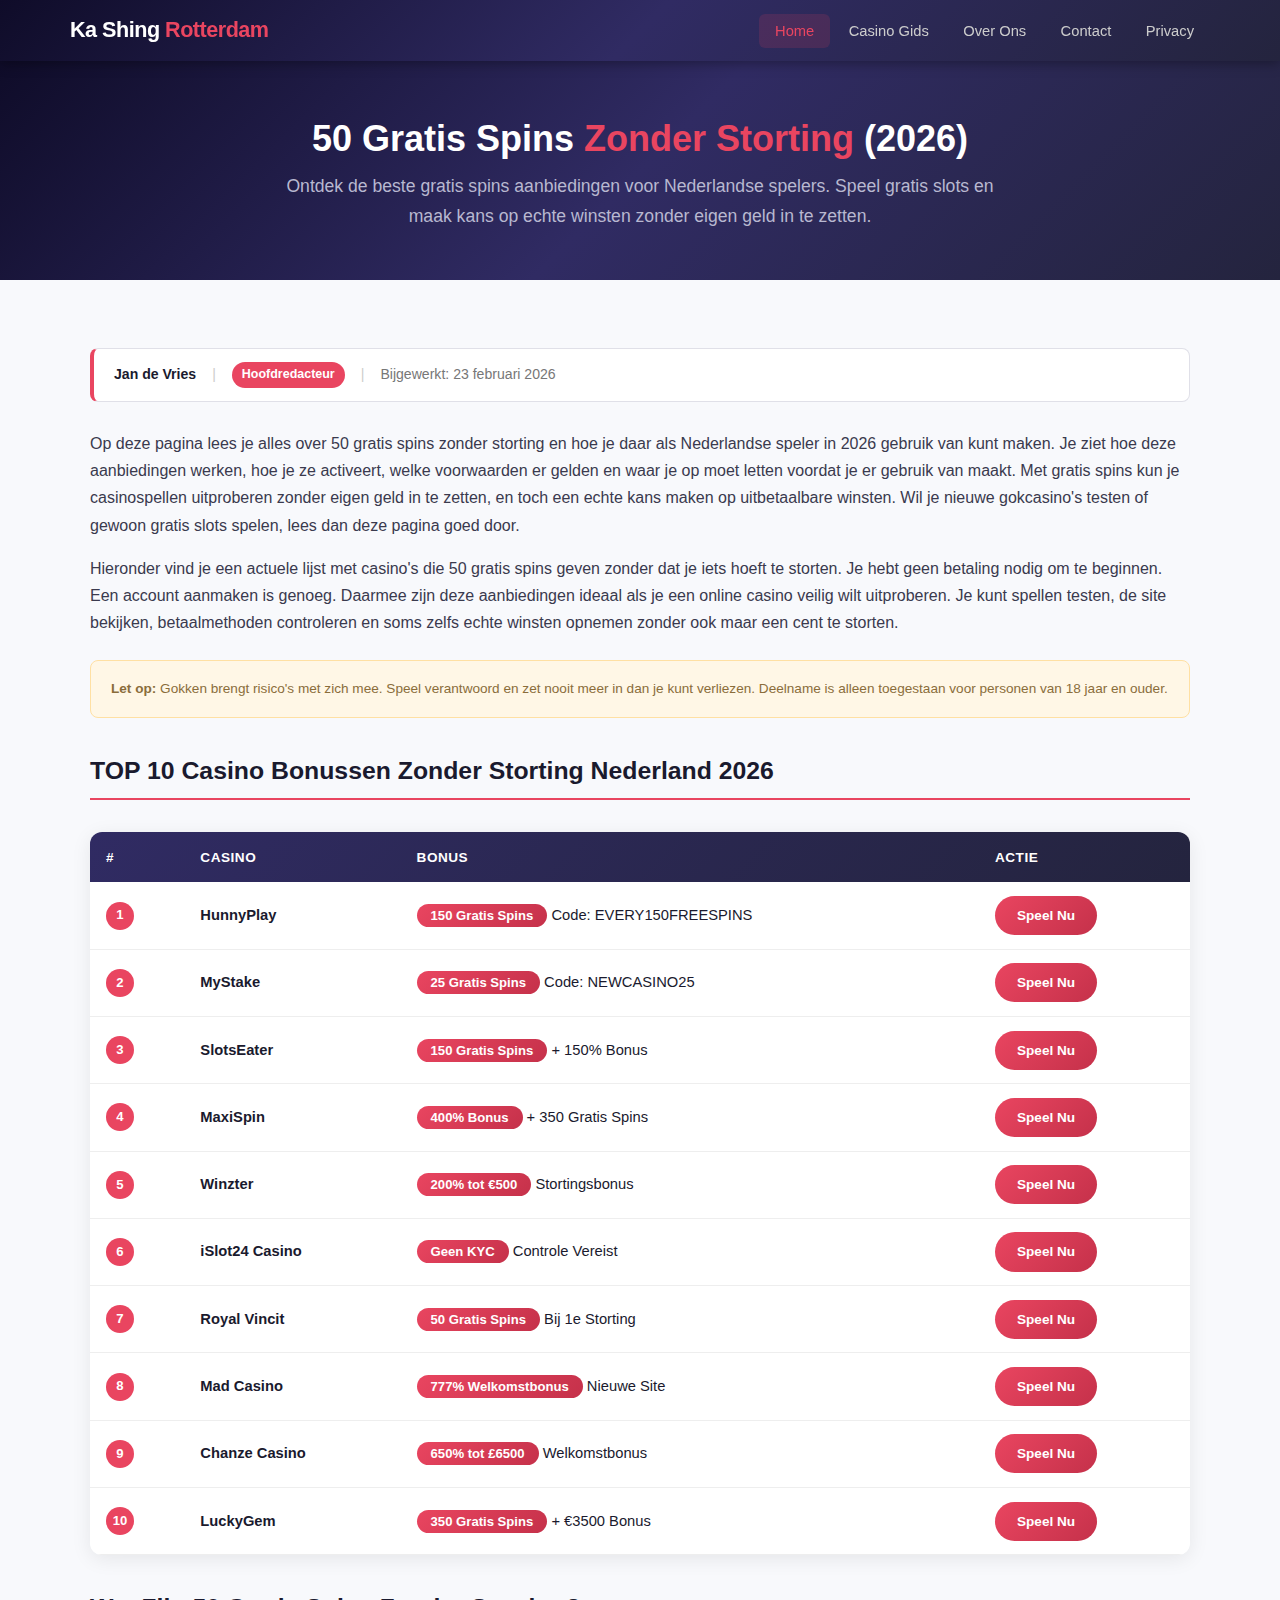
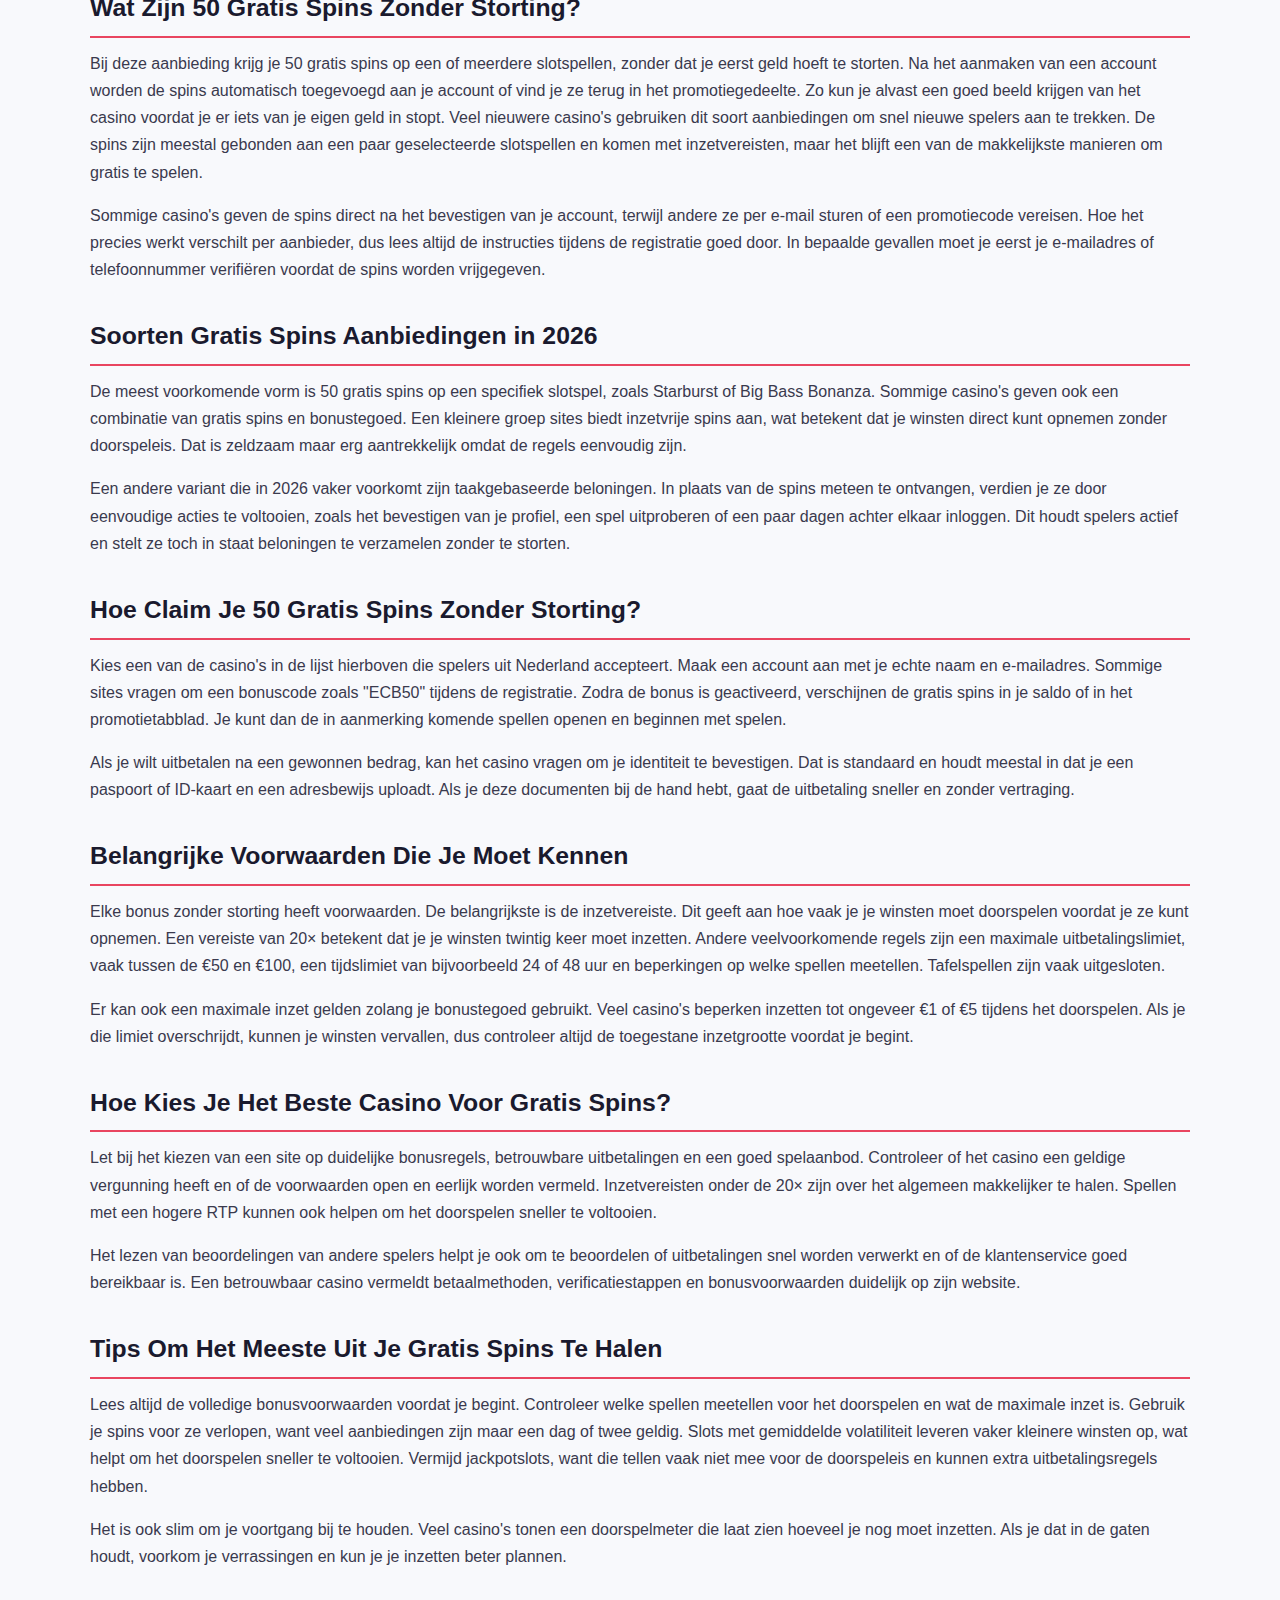
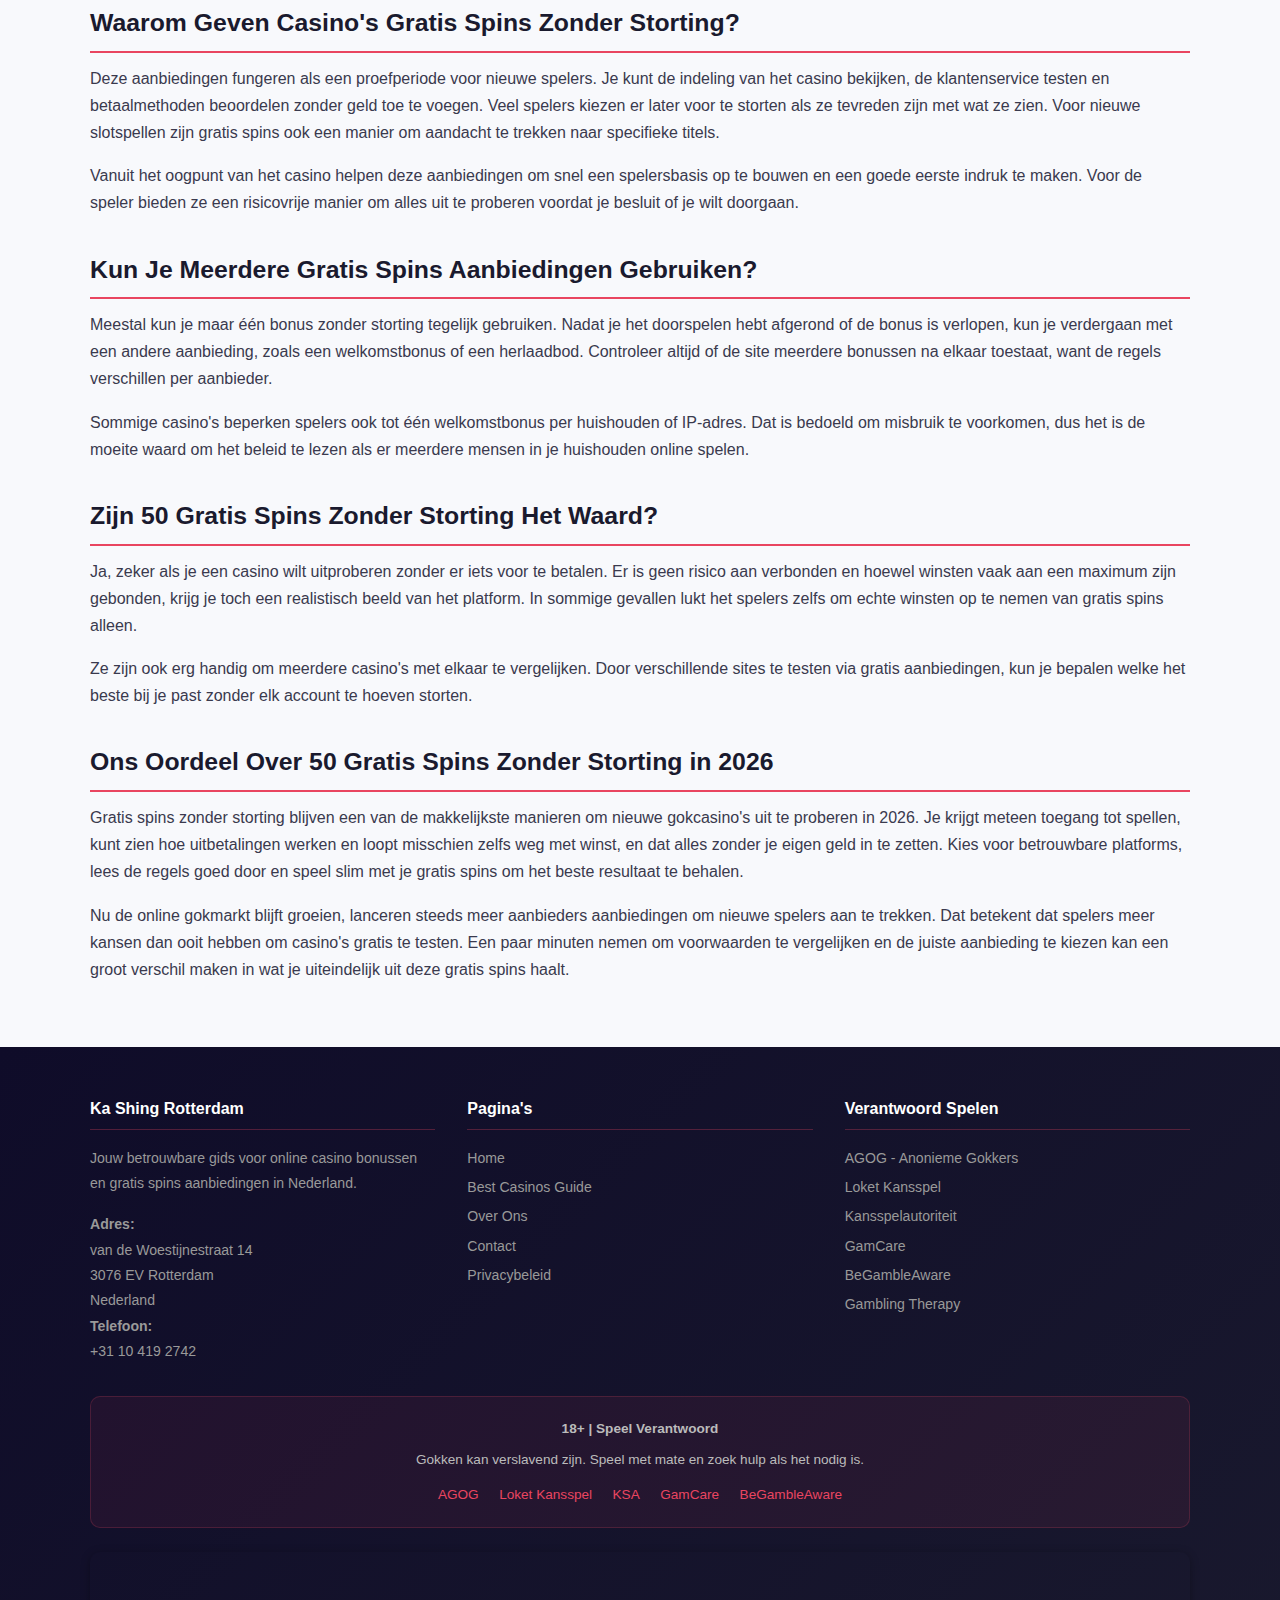
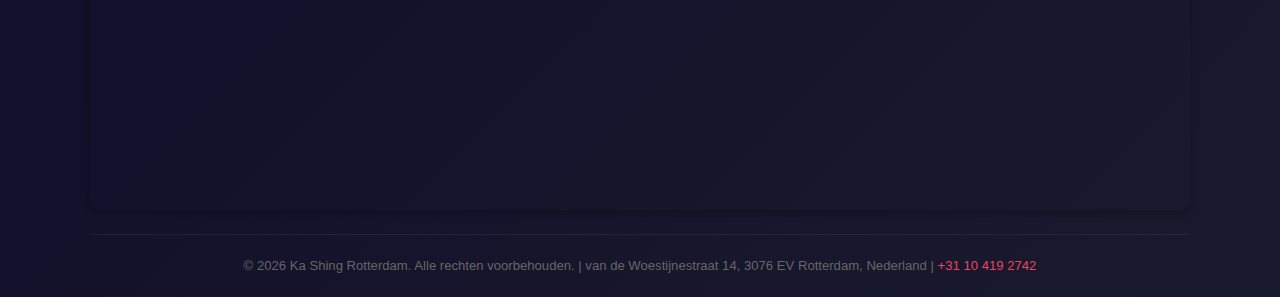
<file: index.html>
<!DOCTYPE html>
<html lang="nl">
<head>
<meta charset="UTF-8">
<meta name="viewport" content="width=device-width, initial-scale=1.0">
<title>50 Gratis Spins Zonder Storting (2026) - Ka Shing Rotterdam</title>
<meta name="description" content="Ontdek de beste 50 gratis spins zonder storting aanbiedingen voor Nederlandse spelers in 2026. Vergelijk casino bonussen, lees reviews en speel gratis slots.">
<link rel="canonical" href="https://www.ka-shing-rotterdam-rotterdam.nl/">
<meta property="article:published_time" content="2026-02-23">
<meta property="article:modified_time" content="2026-02-23">
<meta property="article:author" content="Jan de Vries">
<link rel="stylesheet" href="css/style.css">
<script type="application/ld+json">
{
  "@context": "https://schema.org",
  "@type": "Article",
  "headline": "50 Gratis Spins Zonder Storting (2026)",
  "datePublished": "2026-02-23",
  "dateModified": "2026-02-23",
  "author": {
    "@type": "Person",
    "name": "Jan de Vries"
  },
  "publisher": {
    "@type": "Organization",
    "name": "Ka Shing Rotterdam"
  },
  "mainEntityOfPage": {
    "@type": "WebPage",
    "@id": "https://www.ka-shing-rotterdam-rotterdam.nl/"
  }
}
</script>
</head>
<body>

<!-- HEADER -->
<header class="site-header">
  <div class="container header-inner">
    <a href="/" class="logo">Ka Shing <span>Rotterdam</span></a>
    <button class="nav-toggle" aria-label="Menu" onclick="document.querySelector('.main-nav').classList.toggle('open')">
      <span></span><span></span><span></span>
    </button>
    <nav class="main-nav">
      <ul>
        <li><a href="/" class="active">Home</a></li>
        <li><a href="/best-casinos-guide">Casino Gids</a></li>
        <li><a href="/about">Over Ons</a></li>
        <li><a href="/contact">Contact</a></li>
        <li><a href="/privacy-policy">Privacy</a></li>
      </ul>
    </nav>
  </div>
</header>

<!-- HERO -->
<section class="hero">
  <div class="container">
    <h1>50 Gratis Spins <span>Zonder Storting</span> (2026)</h1>
    <p>Ontdek de beste gratis spins aanbiedingen voor Nederlandse spelers. Speel gratis slots en maak kans op echte winsten zonder eigen geld in te zetten.</p>
  </div>
</section>

<!-- MAIN CONTENT -->
<main class="page-content">
  <div class="container">

    <!-- META BOX -->
    <div class="meta-box">
      <span class="author-name">Jan de Vries</span>
      <span class="separator">|</span>
      <span class="role">Hoofdredacteur</span>
      <span class="separator">|</span>
      <span class="date">Bijgewerkt: 23 februari 2026</span>
    </div>

    <p>Op deze pagina lees je alles over 50 gratis spins zonder storting en hoe je daar als Nederlandse speler in 2026 gebruik van kunt maken. Je ziet hoe deze aanbiedingen werken, hoe je ze activeert, welke voorwaarden er gelden en waar je op moet letten voordat je er gebruik van maakt. Met gratis spins kun je casinospellen uitproberen zonder eigen geld in te zetten, en toch een echte kans maken op uitbetaalbare winsten. Wil je nieuwe gokcasino's testen of gewoon gratis slots spelen, lees dan deze pagina goed door.</p>

    <p>Hieronder vind je een actuele lijst met casino's die 50 gratis spins geven zonder dat je iets hoeft te storten. Je hebt geen betaling nodig om te beginnen. Een account aanmaken is genoeg. Daarmee zijn deze aanbiedingen ideaal als je een online casino veilig wilt uitproberen. Je kunt spellen testen, de site bekijken, betaalmethoden controleren en soms zelfs echte winsten opnemen zonder ook maar een cent te storten.</p>

    <div class="disclaimer">
      <strong>Let op:</strong> Gokken brengt risico's met zich mee. Speel verantwoord en zet nooit meer in dan je kunt verliezen. Deelname is alleen toegestaan voor personen van 18 jaar en ouder.
    </div>

    <!-- COMPARISON TABLE -->
    <h2>TOP 10 Casino Bonussen Zonder Storting Nederland 2026</h2>

    <div class="table-wrap">
      <table class="comparison-table">
        <thead>
          <tr>
            <th>#</th>
            <th>Casino</th>
            <th>Bonus</th>
            <th>Actie</th>
          </tr>
        </thead>
        <tbody>
          <tr class="clickable-row" onclick="window.open('https://linkly.link/2HgJh','_blank')">
            <td data-label="#"><span class="rank-num">1</span></td>
            <td data-label="Casino"><span class="casino-name">HunnyPlay</span></td>
            <td data-label="Bonus"><span class="bonus-tag">150 Gratis Spins</span> Code: EVERY150FREESPINS</td>
            <td data-label=""><a href="https://linkly.link/2HgJh" class="cta-btn" target="_blank" rel="nofollow noopener">Speel Nu</a></td>
          </tr>
          <tr class="clickable-row" onclick="window.open('https://linkly.link/2HgMQ','_blank')">
            <td data-label="#"><span class="rank-num">2</span></td>
            <td data-label="Casino"><span class="casino-name">MyStake</span></td>
            <td data-label="Bonus"><span class="bonus-tag">25 Gratis Spins</span> Code: NEWCASINO25</td>
            <td data-label=""><a href="https://linkly.link/2HgMQ" class="cta-btn" target="_blank" rel="nofollow noopener">Speel Nu</a></td>
          </tr>
          <tr class="clickable-row" onclick="window.open('https://trk.trafik-sc.xyz/click?o=5101&a=17196&sub_id3=3&sub_id4=4&sub_id5=5','_blank')">
            <td data-label="#"><span class="rank-num">3</span></td>
            <td data-label="Casino"><span class="casino-name">SlotsEater</span></td>
            <td data-label="Bonus"><span class="bonus-tag">150 Gratis Spins</span> + 150% Bonus</td>
            <td data-label=""><a href="https://trk.trafik-sc.xyz/click?o=5101&a=17196&sub_id3=3&sub_id4=4&sub_id5=5" class="cta-btn" target="_blank" rel="nofollow noopener">Speel Nu</a></td>
          </tr>
          <tr class="clickable-row" onclick="window.open('https://trk.trafik-sc.xyz/click?o=5100&a=17196&sub_id3=3&sub_id4=4&sub_id5=5','_blank')">
            <td data-label="#"><span class="rank-num">4</span></td>
            <td data-label="Casino"><span class="casino-name">MaxiSpin</span></td>
            <td data-label="Bonus"><span class="bonus-tag">400% Bonus</span> + 350 Gratis Spins</td>
            <td data-label=""><a href="https://trk.trafik-sc.xyz/click?o=5100&a=17196&sub_id3=3&sub_id4=4&sub_id5=5" class="cta-btn" target="_blank" rel="nofollow noopener">Speel Nu</a></td>
          </tr>
          <tr class="clickable-row" onclick="window.open('https://go.affililinks.com/visit/?bta=35245&nci=5351&afp=1&utm_campaign=GEO_TARGET_LINK','_blank')">
            <td data-label="#"><span class="rank-num">5</span></td>
            <td data-label="Casino"><span class="casino-name">Winzter</span></td>
            <td data-label="Bonus"><span class="bonus-tag">200% tot &euro;500</span> Stortingsbonus</td>
            <td data-label=""><a href="https://go.affililinks.com/visit/?bta=35245&nci=5351&afp=1&utm_campaign=GEO_TARGET_LINK" class="cta-btn" target="_blank" rel="nofollow noopener">Speel Nu</a></td>
          </tr>
          <tr class="clickable-row" onclick="window.open('https://garagebanana.com/api/v3/offer/4?affiliate_id=333&url_id=4&free_1=%2F&free_2=en&free_3=100333','_blank')">
            <td data-label="#"><span class="rank-num">6</span></td>
            <td data-label="Casino"><span class="casino-name">iSlot24 Casino</span></td>
            <td data-label="Bonus"><span class="bonus-tag">Geen KYC</span> Controle Vereist</td>
            <td data-label=""><a href="https://garagebanana.com/api/v3/offer/4?affiliate_id=333&url_id=4&free_1=%2F&free_2=en&free_3=100333" class="cta-btn" target="_blank" rel="nofollow noopener">Speel Nu</a></td>
          </tr>
          <tr class="clickable-row" onclick="window.open('https://garagebanana.com/api/v3/offer/3?affiliate_id=333&url_id=3&free_1=/registration&free_2=en&free_3=100333','_blank')">
            <td data-label="#"><span class="rank-num">7</span></td>
            <td data-label="Casino"><span class="casino-name">Royal Vincit</span></td>
            <td data-label="Bonus"><span class="bonus-tag">50 Gratis Spins</span> Bij 1e Storting</td>
            <td data-label=""><a href="https://garagebanana.com/api/v3/offer/3?affiliate_id=333&url_id=3&free_1=/registration&free_2=en&free_3=100333" class="cta-btn" target="_blank" rel="nofollow noopener">Speel Nu</a></td>
          </tr>
          <tr class="clickable-row" onclick="window.open('https://go.afftrackio.com/visit/?bta=35294&brand=madcasino','_blank')">
            <td data-label="#"><span class="rank-num">8</span></td>
            <td data-label="Casino"><span class="casino-name">Mad Casino</span></td>
            <td data-label="Bonus"><span class="bonus-tag">777% Welkomstbonus</span> Nieuwe Site</td>
            <td data-label=""><a href="https://go.afftrackio.com/visit/?bta=35294&brand=madcasino" class="cta-btn" target="_blank" rel="nofollow noopener">Speel Nu</a></td>
          </tr>
          <tr class="clickable-row" onclick="window.open('https://go.affililinks.com/visit/?bta=35358&nci=5352','_blank')">
            <td data-label="#"><span class="rank-num">9</span></td>
            <td data-label="Casino"><span class="casino-name">Chanze Casino</span></td>
            <td data-label="Bonus"><span class="bonus-tag">650% tot &pound;6500</span> Welkomstbonus</td>
            <td data-label=""><a href="https://go.affililinks.com/visit/?bta=35358&nci=5352" class="cta-btn" target="_blank" rel="nofollow noopener">Speel Nu</a></td>
          </tr>
          <tr class="clickable-row" onclick="window.open('https://www.nifoe1md.com/2P9J9R/63ZKWRD/','_blank')">
            <td data-label="#"><span class="rank-num">10</span></td>
            <td data-label="Casino"><span class="casino-name">LuckyGem</span></td>
            <td data-label="Bonus"><span class="bonus-tag">350 Gratis Spins</span> + &euro;3500 Bonus</td>
            <td data-label=""><a href="https://www.nifoe1md.com/2P9J9R/63ZKWRD/" class="cta-btn" target="_blank" rel="nofollow noopener">Speel Nu</a></td>
          </tr>
        </tbody>
      </table>
    </div>

    <h2>Wat Zijn 50 Gratis Spins Zonder Storting?</h2>
    <p>Bij deze aanbieding krijg je 50 gratis spins op een of meerdere slotspellen, zonder dat je eerst geld hoeft te storten. Na het aanmaken van een account worden de spins automatisch toegevoegd aan je account of vind je ze terug in het promotiegedeelte. Zo kun je alvast een goed beeld krijgen van het casino voordat je er iets van je eigen geld in stopt. Veel nieuwere casino's gebruiken dit soort aanbiedingen om snel nieuwe spelers aan te trekken. De spins zijn meestal gebonden aan een paar geselecteerde slotspellen en komen met inzetvereisten, maar het blijft een van de makkelijkste manieren om gratis te spelen.</p>
    <p>Sommige casino's geven de spins direct na het bevestigen van je account, terwijl andere ze per e-mail sturen of een promotiecode vereisen. Hoe het precies werkt verschilt per aanbieder, dus lees altijd de instructies tijdens de registratie goed door. In bepaalde gevallen moet je eerst je e-mailadres of telefoonnummer verifi&euml;ren voordat de spins worden vrijgegeven.</p>

    <h2>Soorten Gratis Spins Aanbiedingen in 2026</h2>
    <p>De meest voorkomende vorm is 50 gratis spins op een specifiek slotspel, zoals Starburst of Big Bass Bonanza. Sommige casino's geven ook een combinatie van gratis spins en bonustegoed. Een kleinere groep sites biedt inzetvrije spins aan, wat betekent dat je winsten direct kunt opnemen zonder doorspeleis. Dat is zeldzaam maar erg aantrekkelijk omdat de regels eenvoudig zijn.</p>
    <p>Een andere variant die in 2026 vaker voorkomt zijn taakgebaseerde beloningen. In plaats van de spins meteen te ontvangen, verdien je ze door eenvoudige acties te voltooien, zoals het bevestigen van je profiel, een spel uitproberen of een paar dagen achter elkaar inloggen. Dit houdt spelers actief en stelt ze toch in staat beloningen te verzamelen zonder te storten.</p>

    <h2>Hoe Claim Je 50 Gratis Spins Zonder Storting?</h2>
    <p>Kies een van de casino's in de lijst hierboven die spelers uit Nederland accepteert. Maak een account aan met je echte naam en e-mailadres. Sommige sites vragen om een bonuscode zoals "ECB50" tijdens de registratie. Zodra de bonus is geactiveerd, verschijnen de gratis spins in je saldo of in het promotietabblad. Je kunt dan de in aanmerking komende spellen openen en beginnen met spelen.</p>
    <p>Als je wilt uitbetalen na een gewonnen bedrag, kan het casino vragen om je identiteit te bevestigen. Dat is standaard en houdt meestal in dat je een paspoort of ID-kaart en een adresbewijs uploadt. Als je deze documenten bij de hand hebt, gaat de uitbetaling sneller en zonder vertraging.</p>

    <h2>Belangrijke Voorwaarden Die Je Moet Kennen</h2>
    <p>Elke bonus zonder storting heeft voorwaarden. De belangrijkste is de inzetvereiste. Dit geeft aan hoe vaak je je winsten moet doorspelen voordat je ze kunt opnemen. Een vereiste van 20&times; betekent dat je je winsten twintig keer moet inzetten. Andere veelvoorkomende regels zijn een maximale uitbetalingslimiet, vaak tussen de &euro;50 en &euro;100, een tijdslimiet van bijvoorbeeld 24 of 48 uur en beperkingen op welke spellen meetellen. Tafelspellen zijn vaak uitgesloten.</p>
    <p>Er kan ook een maximale inzet gelden zolang je bonustegoed gebruikt. Veel casino's beperken inzetten tot ongeveer &euro;1 of &euro;5 tijdens het doorspelen. Als je die limiet overschrijdt, kunnen je winsten vervallen, dus controleer altijd de toegestane inzetgrootte voordat je begint.</p>

    <h2>Hoe Kies Je Het Beste Casino Voor Gratis Spins?</h2>
    <p>Let bij het kiezen van een site op duidelijke bonusregels, betrouwbare uitbetalingen en een goed spelaanbod. Controleer of het casino een geldige vergunning heeft en of de voorwaarden open en eerlijk worden vermeld. Inzetvereisten onder de 20&times; zijn over het algemeen makkelijker te halen. Spellen met een hogere RTP kunnen ook helpen om het doorspelen sneller te voltooien.</p>
    <p>Het lezen van beoordelingen van andere spelers helpt je ook om te beoordelen of uitbetalingen snel worden verwerkt en of de klantenservice goed bereikbaar is. Een betrouwbaar casino vermeldt betaalmethoden, verificatiestappen en bonusvoorwaarden duidelijk op zijn website.</p>

    <h2>Tips Om Het Meeste Uit Je Gratis Spins Te Halen</h2>
    <p>Lees altijd de volledige bonusvoorwaarden voordat je begint. Controleer welke spellen meetellen voor het doorspelen en wat de maximale inzet is. Gebruik je spins voor ze verlopen, want veel aanbiedingen zijn maar een dag of twee geldig. Slots met gemiddelde volatiliteit leveren vaker kleinere winsten op, wat helpt om het doorspelen sneller te voltooien. Vermijd jackpotslots, want die tellen vaak niet mee voor de doorspeleis en kunnen extra uitbetalingsregels hebben.</p>
    <p>Het is ook slim om je voortgang bij te houden. Veel casino's tonen een doorspelmeter die laat zien hoeveel je nog moet inzetten. Als je dat in de gaten houdt, voorkom je verrassingen en kun je je inzetten beter plannen.</p>

    <h2>Waarom Geven Casino's Gratis Spins Zonder Storting?</h2>
    <p>Deze aanbiedingen fungeren als een proefperiode voor nieuwe spelers. Je kunt de indeling van het casino bekijken, de klantenservice testen en betaalmethoden beoordelen zonder geld toe te voegen. Veel spelers kiezen er later voor te storten als ze tevreden zijn met wat ze zien. Voor nieuwe slotspellen zijn gratis spins ook een manier om aandacht te trekken naar specifieke titels.</p>
    <p>Vanuit het oogpunt van het casino helpen deze aanbiedingen om snel een spelersbasis op te bouwen en een goede eerste indruk te maken. Voor de speler bieden ze een risicovrije manier om alles uit te proberen voordat je besluit of je wilt doorgaan.</p>

    <h2>Kun Je Meerdere Gratis Spins Aanbiedingen Gebruiken?</h2>
    <p>Meestal kun je maar &eacute;&eacute;n bonus zonder storting tegelijk gebruiken. Nadat je het doorspelen hebt afgerond of de bonus is verlopen, kun je verdergaan met een andere aanbieding, zoals een welkomstbonus of een herlaadbod. Controleer altijd of de site meerdere bonussen na elkaar toestaat, want de regels verschillen per aanbieder.</p>
    <p>Sommige casino's beperken spelers ook tot &eacute;&eacute;n welkomstbonus per huishouden of IP-adres. Dat is bedoeld om misbruik te voorkomen, dus het is de moeite waard om het beleid te lezen als er meerdere mensen in je huishouden online spelen.</p>

    <h2>Zijn 50 Gratis Spins Zonder Storting Het Waard?</h2>
    <p>Ja, zeker als je een casino wilt uitproberen zonder er iets voor te betalen. Er is geen risico aan verbonden en hoewel winsten vaak aan een maximum zijn gebonden, krijg je toch een realistisch beeld van het platform. In sommige gevallen lukt het spelers zelfs om echte winsten op te nemen van gratis spins alleen.</p>
    <p>Ze zijn ook erg handig om meerdere casino's met elkaar te vergelijken. Door verschillende sites te testen via gratis aanbiedingen, kun je bepalen welke het beste bij je past zonder elk account te hoeven storten.</p>

    <h2>Ons Oordeel Over 50 Gratis Spins Zonder Storting in 2026</h2>
    <p>Gratis spins zonder storting blijven een van de makkelijkste manieren om nieuwe gokcasino's uit te proberen in 2026. Je krijgt meteen toegang tot spellen, kunt zien hoe uitbetalingen werken en loopt misschien zelfs weg met winst, en dat alles zonder je eigen geld in te zetten. Kies voor betrouwbare platforms, lees de regels goed door en speel slim met je gratis spins om het beste resultaat te behalen.</p>
    <p>Nu de online gokmarkt blijft groeien, lanceren steeds meer aanbieders aanbiedingen om nieuwe spelers aan te trekken. Dat betekent dat spelers meer kansen dan ooit hebben om casino's gratis te testen. Een paar minuten nemen om voorwaarden te vergelijken en de juiste aanbieding te kiezen kan een groot verschil maken in wat je uiteindelijk uit deze gratis spins haalt.</p>

  </div>
</main>

<!-- FOOTER -->
<footer class="site-footer">
  <div class="container">
    <div class="footer-grid">
      <div class="footer-col">
        <h4>Ka Shing Rotterdam</h4>
        <p>Jouw betrouwbare gids voor online casino bonussen en gratis spins aanbiedingen in Nederland.</p>
        <p style="margin-top:1rem"><strong>Adres:</strong><br>van de Woestijnestraat 14<br>3076 EV Rotterdam<br>Nederland</p>
        <p><strong>Telefoon:</strong><br><a href="tel:+31104192742">+31 10 419 2742</a></p>
      </div>
      <div class="footer-col">
        <h4>Pagina's</h4>
        <ul>
          <li><a href="/">Home</a></li>
          <li><a href="/best-casinos-guide">Best Casinos Guide</a></li>
          <li><a href="/about">Over Ons</a></li>
          <li><a href="/contact">Contact</a></li>
          <li><a href="/privacy-policy">Privacybeleid</a></li>
        </ul>
      </div>
      <div class="footer-col">
        <h4>Verantwoord Spelen</h4>
        <ul>
          <li><a href="https://www.agog.nl/" target="_blank" rel="noopener">AGOG - Anonieme Gokkers</a></li>
          <li><a href="https://www.loketkansspel.nl/" target="_blank" rel="noopener">Loket Kansspel</a></li>
          <li><a href="https://www.kansspelautoriteit.nl/" target="_blank" rel="noopener">Kansspelautoriteit</a></li>
          <li><a href="https://www.gamcare.org.uk/" target="_blank" rel="noopener">GamCare</a></li>
          <li><a href="https://www.begambleaware.org/" target="_blank" rel="noopener">BeGambleAware</a></li>
          <li><a href="https://www.gamblingtherapy.org/" target="_blank" rel="noopener">Gambling Therapy</a></li>
        </ul>
      </div>
    </div>

    <div class="footer-responsible">
      <p><strong>18+ | Speel Verantwoord</strong></p>
      <p>Gokken kan verslavend zijn. Speel met mate en zoek hulp als het nodig is.</p>
      <a href="https://www.agog.nl/" target="_blank" rel="noopener">AGOG</a>
      <a href="https://www.loketkansspel.nl/" target="_blank" rel="noopener">Loket Kansspel</a>
      <a href="https://www.kansspelautoriteit.nl/" target="_blank" rel="noopener">KSA</a>
      <a href="https://www.gamcare.org.uk/" target="_blank" rel="noopener">GamCare</a>
      <a href="https://www.begambleaware.org/" target="_blank" rel="noopener">BeGambleAware</a>
    </div>

    <div class="footer-map">
      <iframe src="https://www.google.com/maps/embed?pb=!1m18!1m12!1m3!1d2463.209209367918!2d4.514406076642127!3d51.8753935718992!2m3!1f0!2f0!3f0!3m2!1i1024!2i768!4f13.1!3m3!1m2!1s0x47c433b43e229c73%3A0xaecd3b73e2448555!2sKa%20Shing!5e0!3m2!1sen!2suk!4v1771850308784!5m2!1sen!2suk" width="600" height="450" style="border:0;" allowfullscreen="" loading="lazy" referrerpolicy="no-referrer-when-downgrade"></iframe>
    </div>

    <div class="footer-bottom">
      <p>&copy; 2026 Ka Shing Rotterdam. Alle rechten voorbehouden. | van de Woestijnestraat 14, 3076 EV Rotterdam, Nederland | <a href="tel:+31104192742">+31 10 419 2742</a></p>
    </div>
  </div>
</footer>

</body>
</html>
</file>
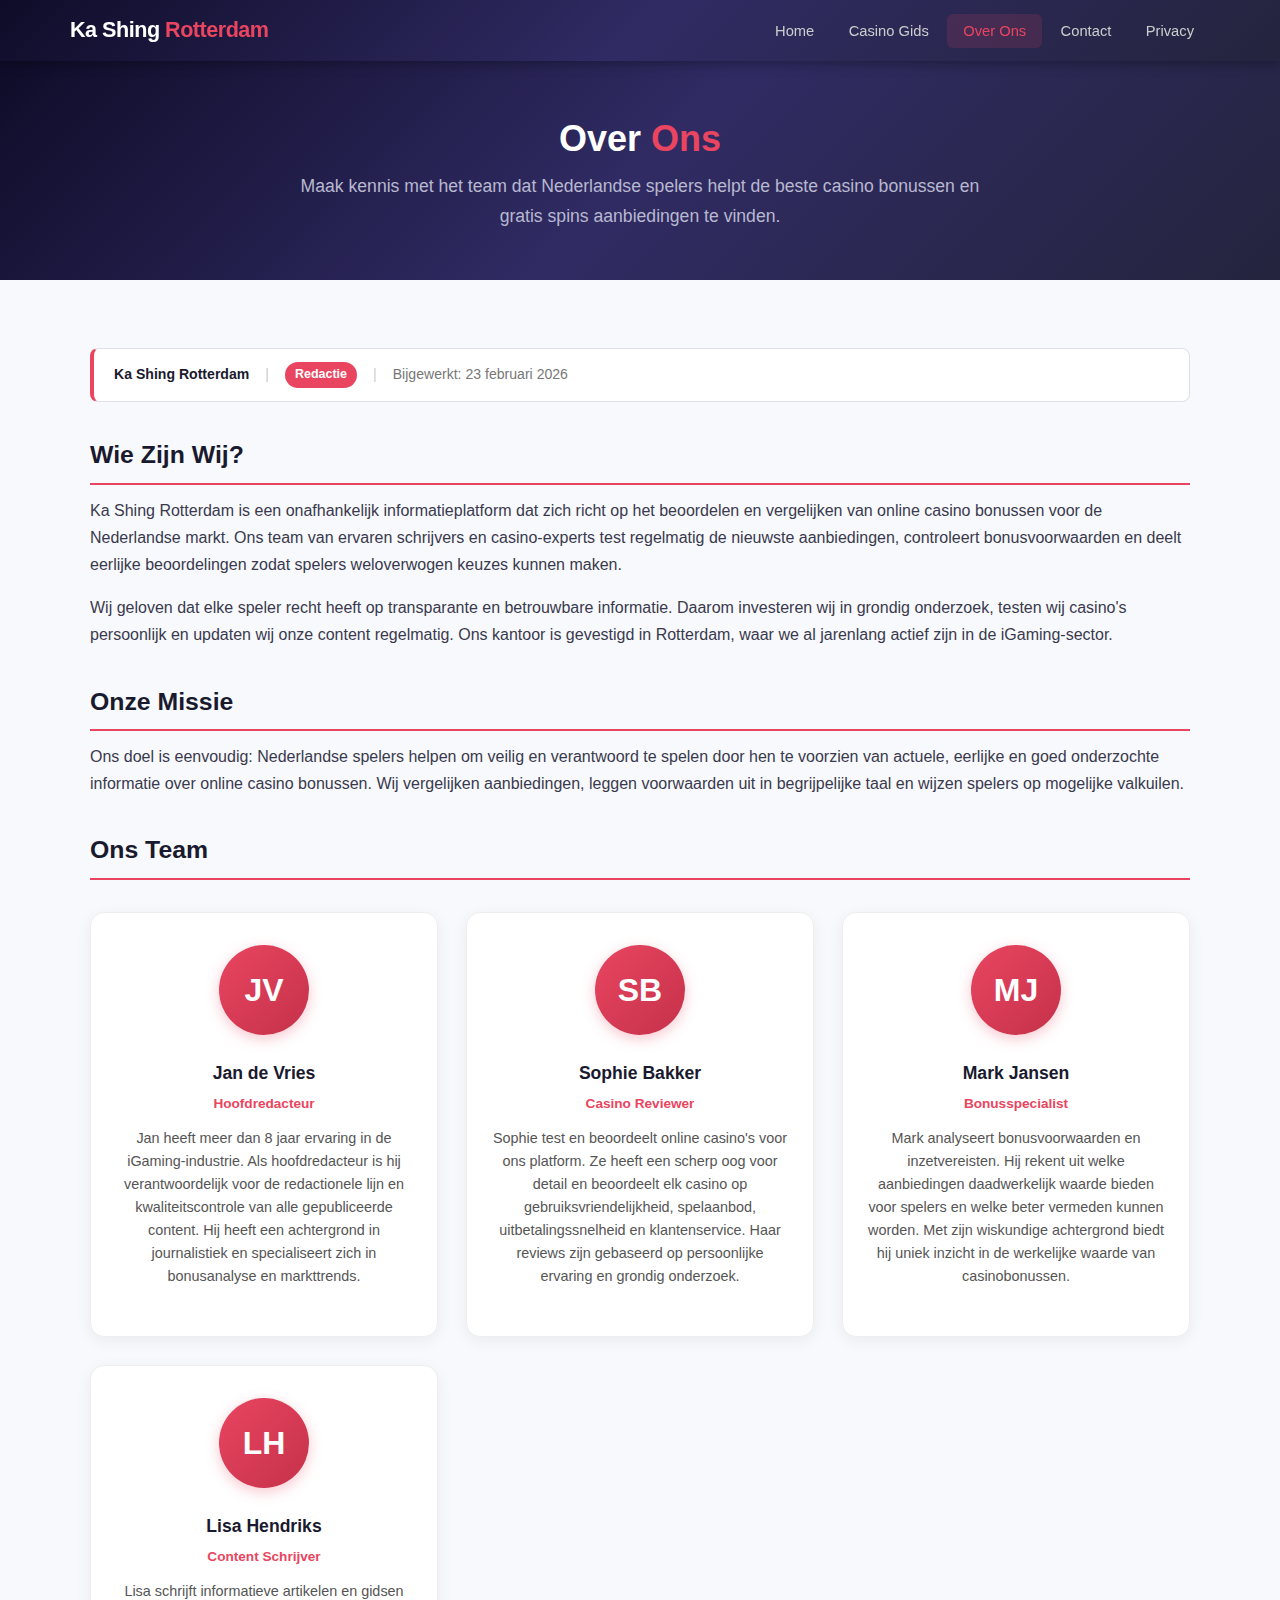
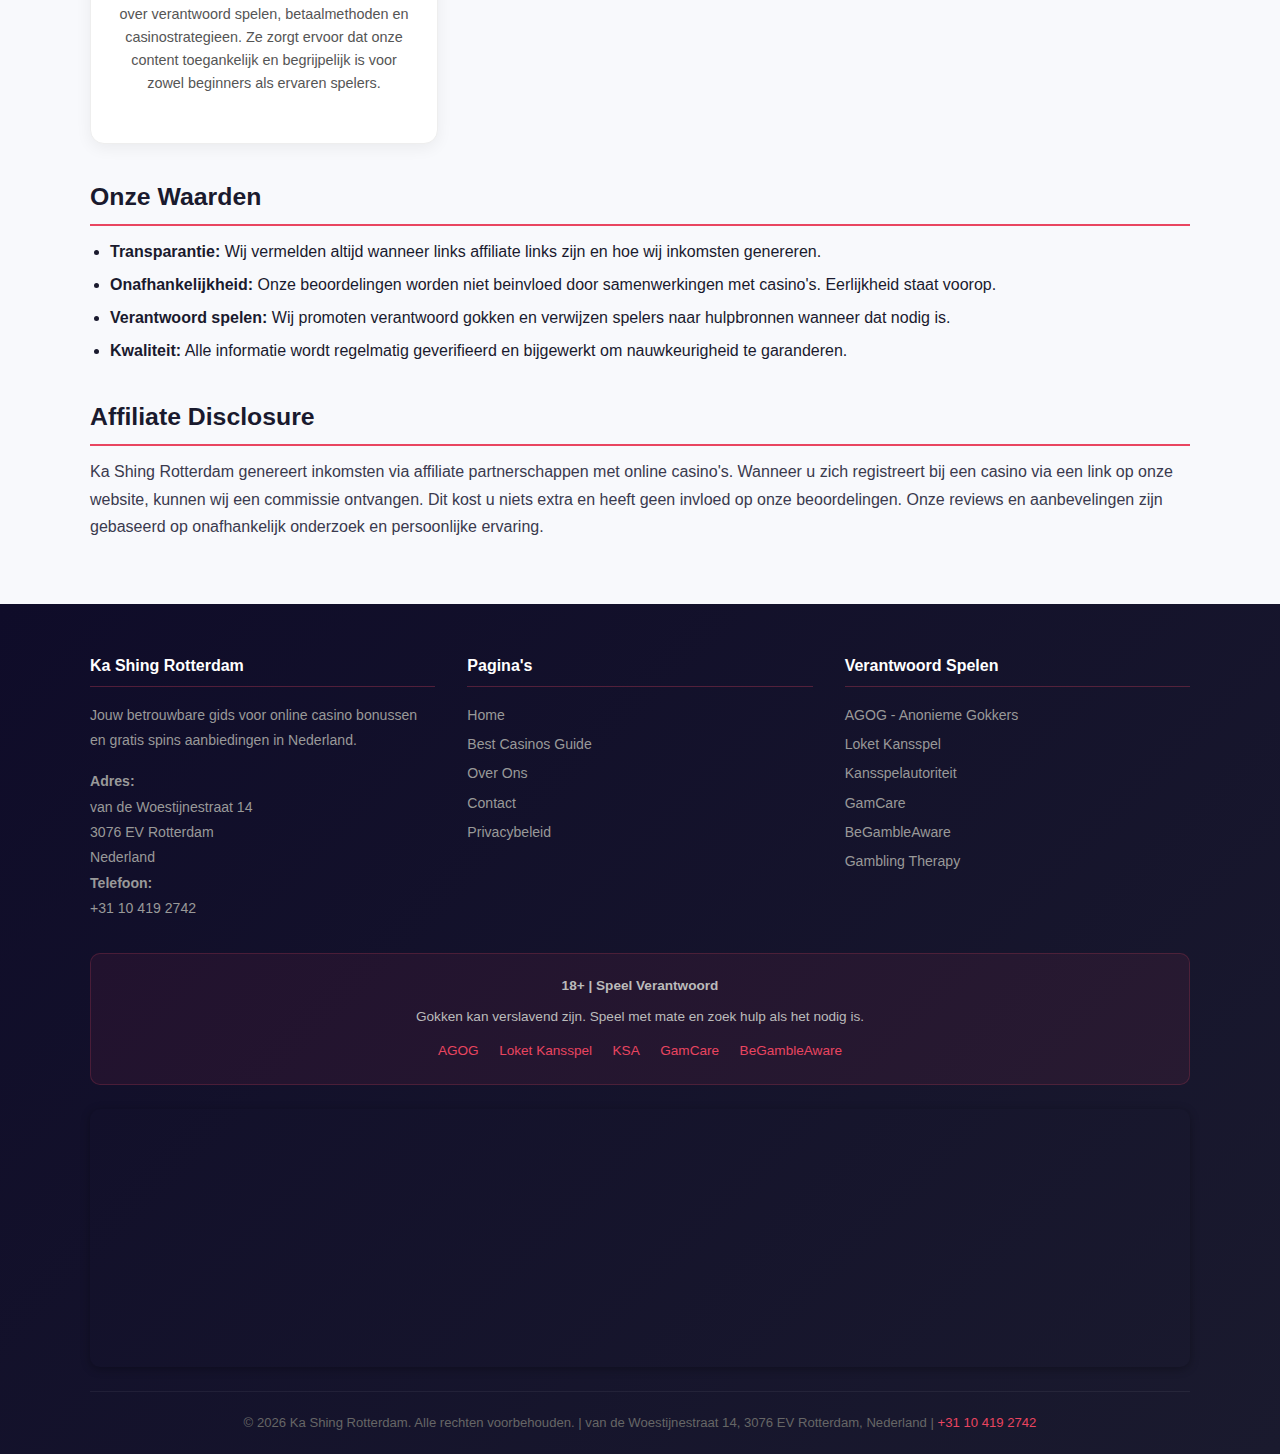
<file: about.html>
<!DOCTYPE html>
<html lang="nl">
<head>
<meta charset="UTF-8">
<meta name="viewport" content="width=device-width, initial-scale=1.0">
<title>Over Ons | Ka Shing Rotterdam</title>
<meta name="description" content="Leer meer over het team achter Ka Shing Rotterdam. Onze experts helpen Nederlandse spelers de beste online casino bonussen te vinden.">
<link rel="canonical" href="https://www.ka-shing-rotterdam-rotterdam.nl/about">
<meta property="article:published_time" content="2026-02-23">
<meta property="article:modified_time" content="2026-02-23">
<meta property="article:author" content="Ka Shing Rotterdam">
<link rel="stylesheet" href="css/style.css">
<script type="application/ld+json">
{
  "@context": "https://schema.org",
  "@type": "AboutPage",
  "name": "Over Ons",
  "datePublished": "2026-02-23",
  "dateModified": "2026-02-23",
  "publisher": {
    "@type": "Organization",
    "name": "Ka Shing Rotterdam",
    "address": {
      "@type": "PostalAddress",
      "streetAddress": "van de Woestijnestraat 14",
      "postalCode": "3076 EV",
      "addressLocality": "Rotterdam",
      "addressCountry": "NL"
    },
    "telephone": "+31 10 419 2742"
  },
  "mainEntityOfPage": {
    "@type": "WebPage",
    "@id": "https://www.ka-shing-rotterdam-rotterdam.nl/about"
  }
}
</script>
</head>
<body>

<!-- HEADER -->
<header class="site-header">
  <div class="container header-inner">
    <a href="/" class="logo">Ka Shing <span>Rotterdam</span></a>
    <button class="nav-toggle" aria-label="Menu" onclick="document.querySelector('.main-nav').classList.toggle('open')">
      <span></span><span></span><span></span>
    </button>
    <nav class="main-nav">
      <ul>
        <li><a href="/">Home</a></li>
        <li><a href="/best-casinos-guide">Casino Gids</a></li>
        <li><a href="/about" class="active">Over Ons</a></li>
        <li><a href="/contact">Contact</a></li>
        <li><a href="/privacy-policy">Privacy</a></li>
      </ul>
    </nav>
  </div>
</header>

<!-- HERO -->
<section class="hero">
  <div class="container">
    <h1>Over <span>Ons</span></h1>
    <p>Maak kennis met het team dat Nederlandse spelers helpt de beste casino bonussen en gratis spins aanbiedingen te vinden.</p>
  </div>
</section>

<!-- MAIN CONTENT -->
<main class="page-content">
  <div class="container">

    <div class="meta-box">
      <span class="author-name">Ka Shing Rotterdam</span>
      <span class="separator">|</span>
      <span class="role">Redactie</span>
      <span class="separator">|</span>
      <span class="date">Bijgewerkt: 23 februari 2026</span>
    </div>

    <h2>Wie Zijn Wij?</h2>
    <p>Ka Shing Rotterdam is een onafhankelijk informatieplatform dat zich richt op het beoordelen en vergelijken van online casino bonussen voor de Nederlandse markt. Ons team van ervaren schrijvers en casino-experts test regelmatig de nieuwste aanbiedingen, controleert bonusvoorwaarden en deelt eerlijke beoordelingen zodat spelers weloverwogen keuzes kunnen maken.</p>
    <p>Wij geloven dat elke speler recht heeft op transparante en betrouwbare informatie. Daarom investeren wij in grondig onderzoek, testen wij casino's persoonlijk en updaten wij onze content regelmatig. Ons kantoor is gevestigd in Rotterdam, waar we al jarenlang actief zijn in de iGaming-sector.</p>

    <h2>Onze Missie</h2>
    <p>Ons doel is eenvoudig: Nederlandse spelers helpen om veilig en verantwoord te spelen door hen te voorzien van actuele, eerlijke en goed onderzochte informatie over online casino bonussen. Wij vergelijken aanbiedingen, leggen voorwaarden uit in begrijpelijke taal en wijzen spelers op mogelijke valkuilen.</p>

    <h2>Ons Team</h2>

    <div class="team-grid">

      <div class="author-card">
        <div class="avatar-circle">JV</div>
        <h3>Jan de Vries</h3>
        <p class="author-role">Hoofdredacteur</p>
        <p>Jan heeft meer dan 8 jaar ervaring in de iGaming-industrie. Als hoofdredacteur is hij verantwoordelijk voor de redactionele lijn en kwaliteitscontrole van alle gepubliceerde content. Hij heeft een achtergrond in journalistiek en specialiseert zich in bonusanalyse en markttrends.</p>
      </div>

      <div class="author-card">
        <div class="avatar-circle">SB</div>
        <h3>Sophie Bakker</h3>
        <p class="author-role">Casino Reviewer</p>
        <p>Sophie test en beoordeelt online casino's voor ons platform. Ze heeft een scherp oog voor detail en beoordeelt elk casino op gebruiksvriendelijkheid, spelaanbod, uitbetalingssnelheid en klantenservice. Haar reviews zijn gebaseerd op persoonlijke ervaring en grondig onderzoek.</p>
      </div>

      <div class="author-card">
        <div class="avatar-circle">MJ</div>
        <h3>Mark Jansen</h3>
        <p class="author-role">Bonusspecialist</p>
        <p>Mark analyseert bonusvoorwaarden en inzetvereisten. Hij rekent uit welke aanbiedingen daadwerkelijk waarde bieden voor spelers en welke beter vermeden kunnen worden. Met zijn wiskundige achtergrond biedt hij uniek inzicht in de werkelijke waarde van casinobonussen.</p>
      </div>

      <div class="author-card">
        <div class="avatar-circle">LH</div>
        <h3>Lisa Hendriks</h3>
        <p class="author-role">Content Schrijver</p>
        <p>Lisa schrijft informatieve artikelen en gidsen over verantwoord spelen, betaalmethoden en casinostrategieen. Ze zorgt ervoor dat onze content toegankelijk en begrijpelijk is voor zowel beginners als ervaren spelers.</p>
      </div>

    </div>

    <h2>Onze Waarden</h2>
    <ul>
      <li><strong>Transparantie:</strong> Wij vermelden altijd wanneer links affiliate links zijn en hoe wij inkomsten genereren.</li>
      <li><strong>Onafhankelijkheid:</strong> Onze beoordelingen worden niet beinvloed door samenwerkingen met casino's. Eerlijkheid staat voorop.</li>
      <li><strong>Verantwoord spelen:</strong> Wij promoten verantwoord gokken en verwijzen spelers naar hulpbronnen wanneer dat nodig is.</li>
      <li><strong>Kwaliteit:</strong> Alle informatie wordt regelmatig geverifieerd en bijgewerkt om nauwkeurigheid te garanderen.</li>
    </ul>

    <h2>Affiliate Disclosure</h2>
    <p>Ka Shing Rotterdam genereert inkomsten via affiliate partnerschappen met online casino's. Wanneer u zich registreert bij een casino via een link op onze website, kunnen wij een commissie ontvangen. Dit kost u niets extra en heeft geen invloed op onze beoordelingen. Onze reviews en aanbevelingen zijn gebaseerd op onafhankelijk onderzoek en persoonlijke ervaring.</p>

  </div>
</main>

<!-- FOOTER -->
<footer class="site-footer">
  <div class="container">
    <div class="footer-grid">
      <div class="footer-col">
        <h4>Ka Shing Rotterdam</h4>
        <p>Jouw betrouwbare gids voor online casino bonussen en gratis spins aanbiedingen in Nederland.</p>
        <p style="margin-top:1rem"><strong>Adres:</strong><br>van de Woestijnestraat 14<br>3076 EV Rotterdam<br>Nederland</p>
        <p><strong>Telefoon:</strong><br><a href="tel:+31104192742">+31 10 419 2742</a></p>
      </div>
      <div class="footer-col">
        <h4>Pagina's</h4>
        <ul>
          <li><a href="/">Home</a></li>
          <li><a href="/best-casinos-guide">Best Casinos Guide</a></li>
          <li><a href="/about">Over Ons</a></li>
          <li><a href="/contact">Contact</a></li>
          <li><a href="/privacy-policy">Privacybeleid</a></li>
        </ul>
      </div>
      <div class="footer-col">
        <h4>Verantwoord Spelen</h4>
        <ul>
          <li><a href="https://www.agog.nl/" target="_blank" rel="noopener">AGOG - Anonieme Gokkers</a></li>
          <li><a href="https://www.loketkansspel.nl/" target="_blank" rel="noopener">Loket Kansspel</a></li>
          <li><a href="https://www.kansspelautoriteit.nl/" target="_blank" rel="noopener">Kansspelautoriteit</a></li>
          <li><a href="https://www.gamcare.org.uk/" target="_blank" rel="noopener">GamCare</a></li>
          <li><a href="https://www.begambleaware.org/" target="_blank" rel="noopener">BeGambleAware</a></li>
          <li><a href="https://www.gamblingtherapy.org/" target="_blank" rel="noopener">Gambling Therapy</a></li>
        </ul>
      </div>
    </div>

    <div class="footer-responsible">
      <p><strong>18+ | Speel Verantwoord</strong></p>
      <p>Gokken kan verslavend zijn. Speel met mate en zoek hulp als het nodig is.</p>
      <a href="https://www.agog.nl/" target="_blank" rel="noopener">AGOG</a>
      <a href="https://www.loketkansspel.nl/" target="_blank" rel="noopener">Loket Kansspel</a>
      <a href="https://www.kansspelautoriteit.nl/" target="_blank" rel="noopener">KSA</a>
      <a href="https://www.gamcare.org.uk/" target="_blank" rel="noopener">GamCare</a>
      <a href="https://www.begambleaware.org/" target="_blank" rel="noopener">BeGambleAware</a>
    </div>

    <div class="footer-map">
      <iframe src="https://www.google.com/maps/embed?pb=!1m18!1m12!1m3!1d2463.209209367918!2d4.514406076642127!3d51.8753935718992!2m3!1f0!2f0!3f0!3m2!1i1024!2i768!4f13.1!3m3!1m2!1s0x47c433b43e229c73%3A0xaecd3b73e2448555!2sKa%20Shing!5e0!3m2!1sen!2suk!4v1771850308784!5m2!1sen!2suk" width="600" height="450" style="border:0;" allowfullscreen="" loading="lazy" referrerpolicy="no-referrer-when-downgrade"></iframe>
    </div>

    <div class="footer-bottom">
      <p>&copy; 2026 Ka Shing Rotterdam. Alle rechten voorbehouden. | van de Woestijnestraat 14, 3076 EV Rotterdam, Nederland | <a href="tel:+31104192742">+31 10 419 2742</a></p>
    </div>
  </div>
</footer>

</body>
</html>
</file>
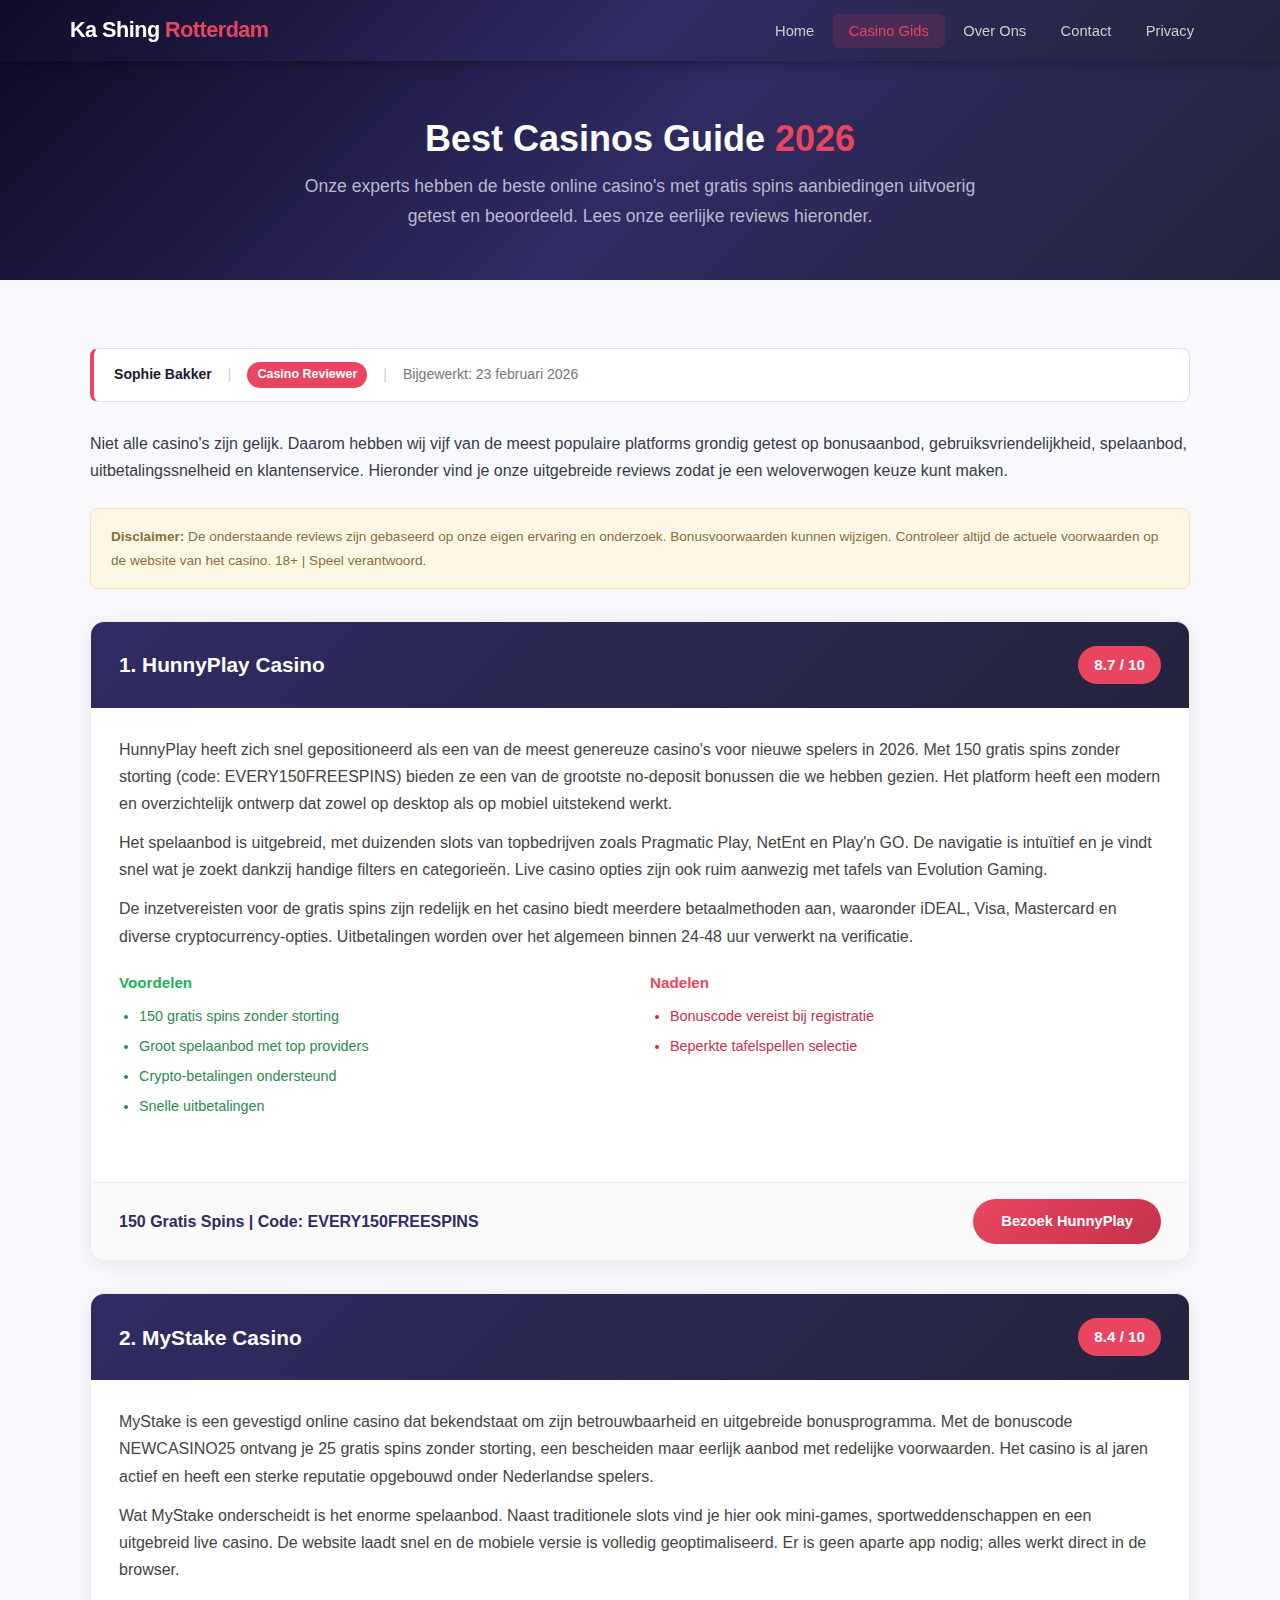
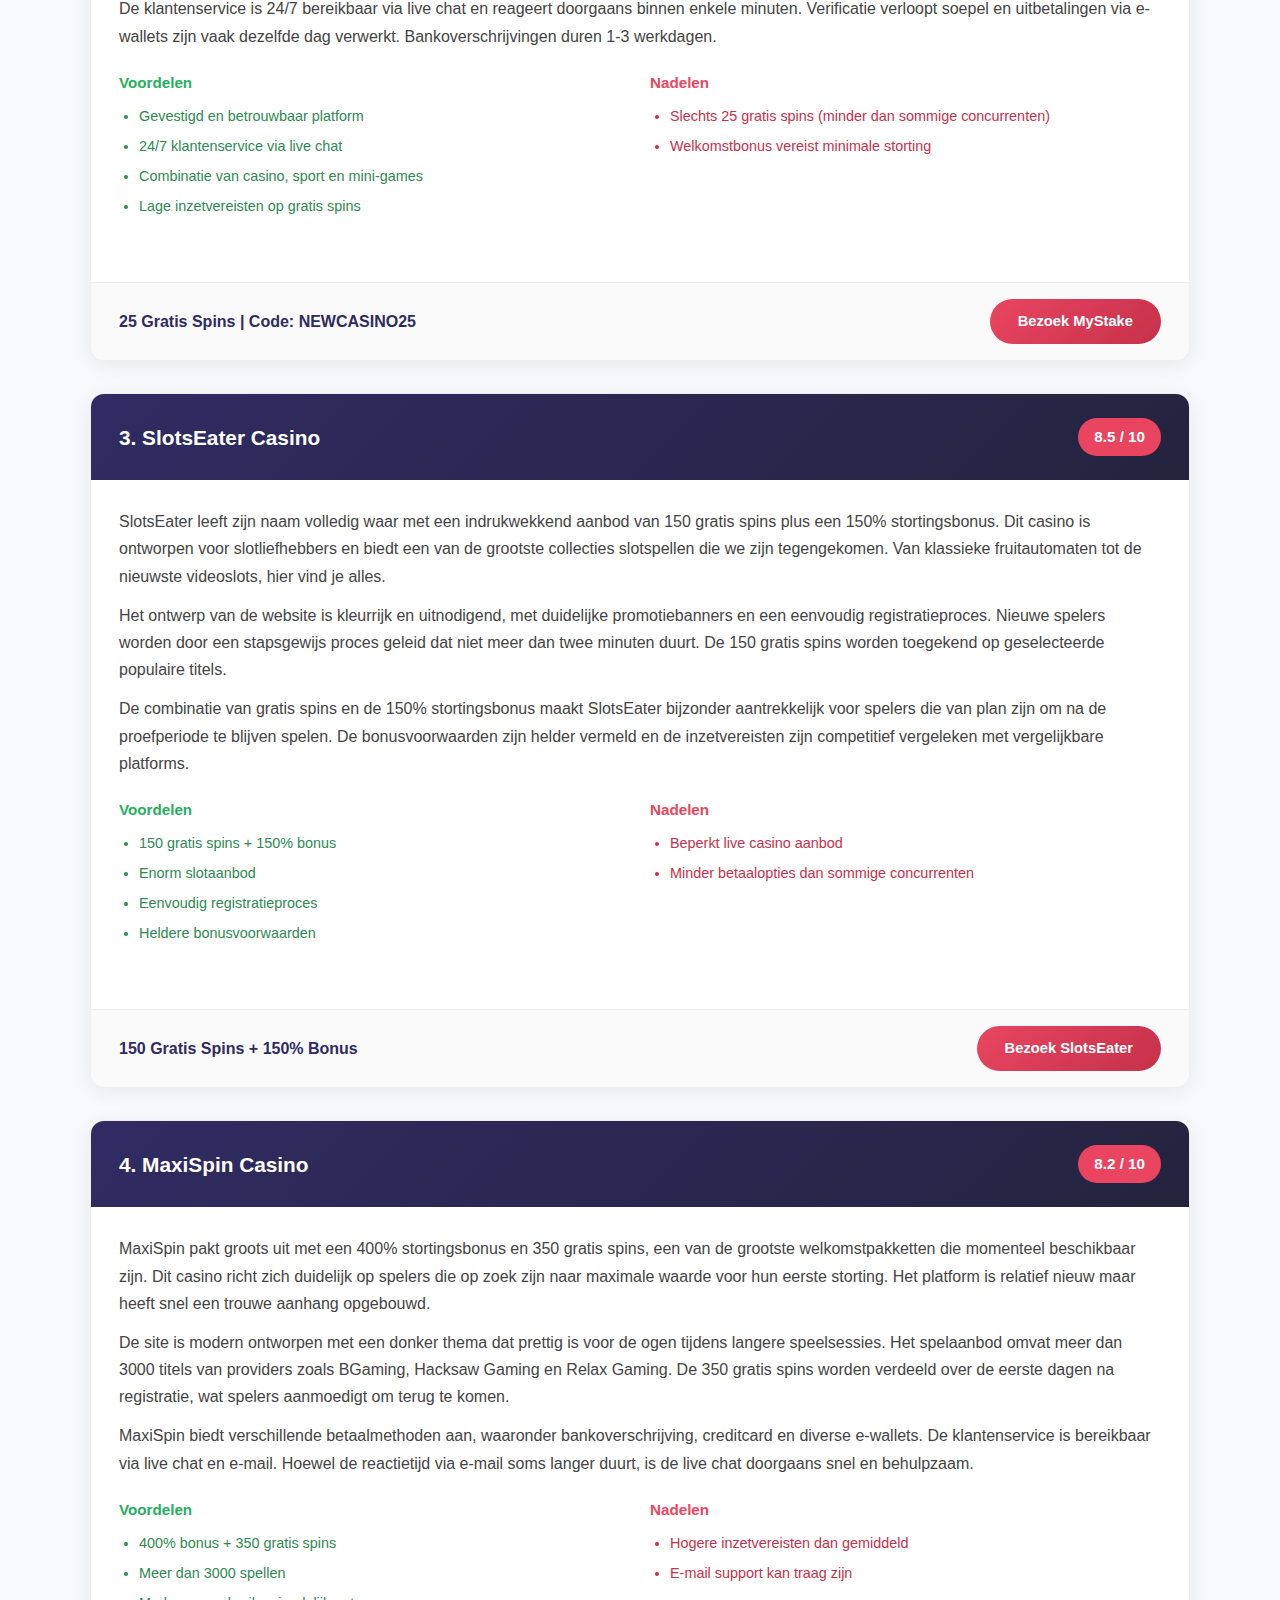
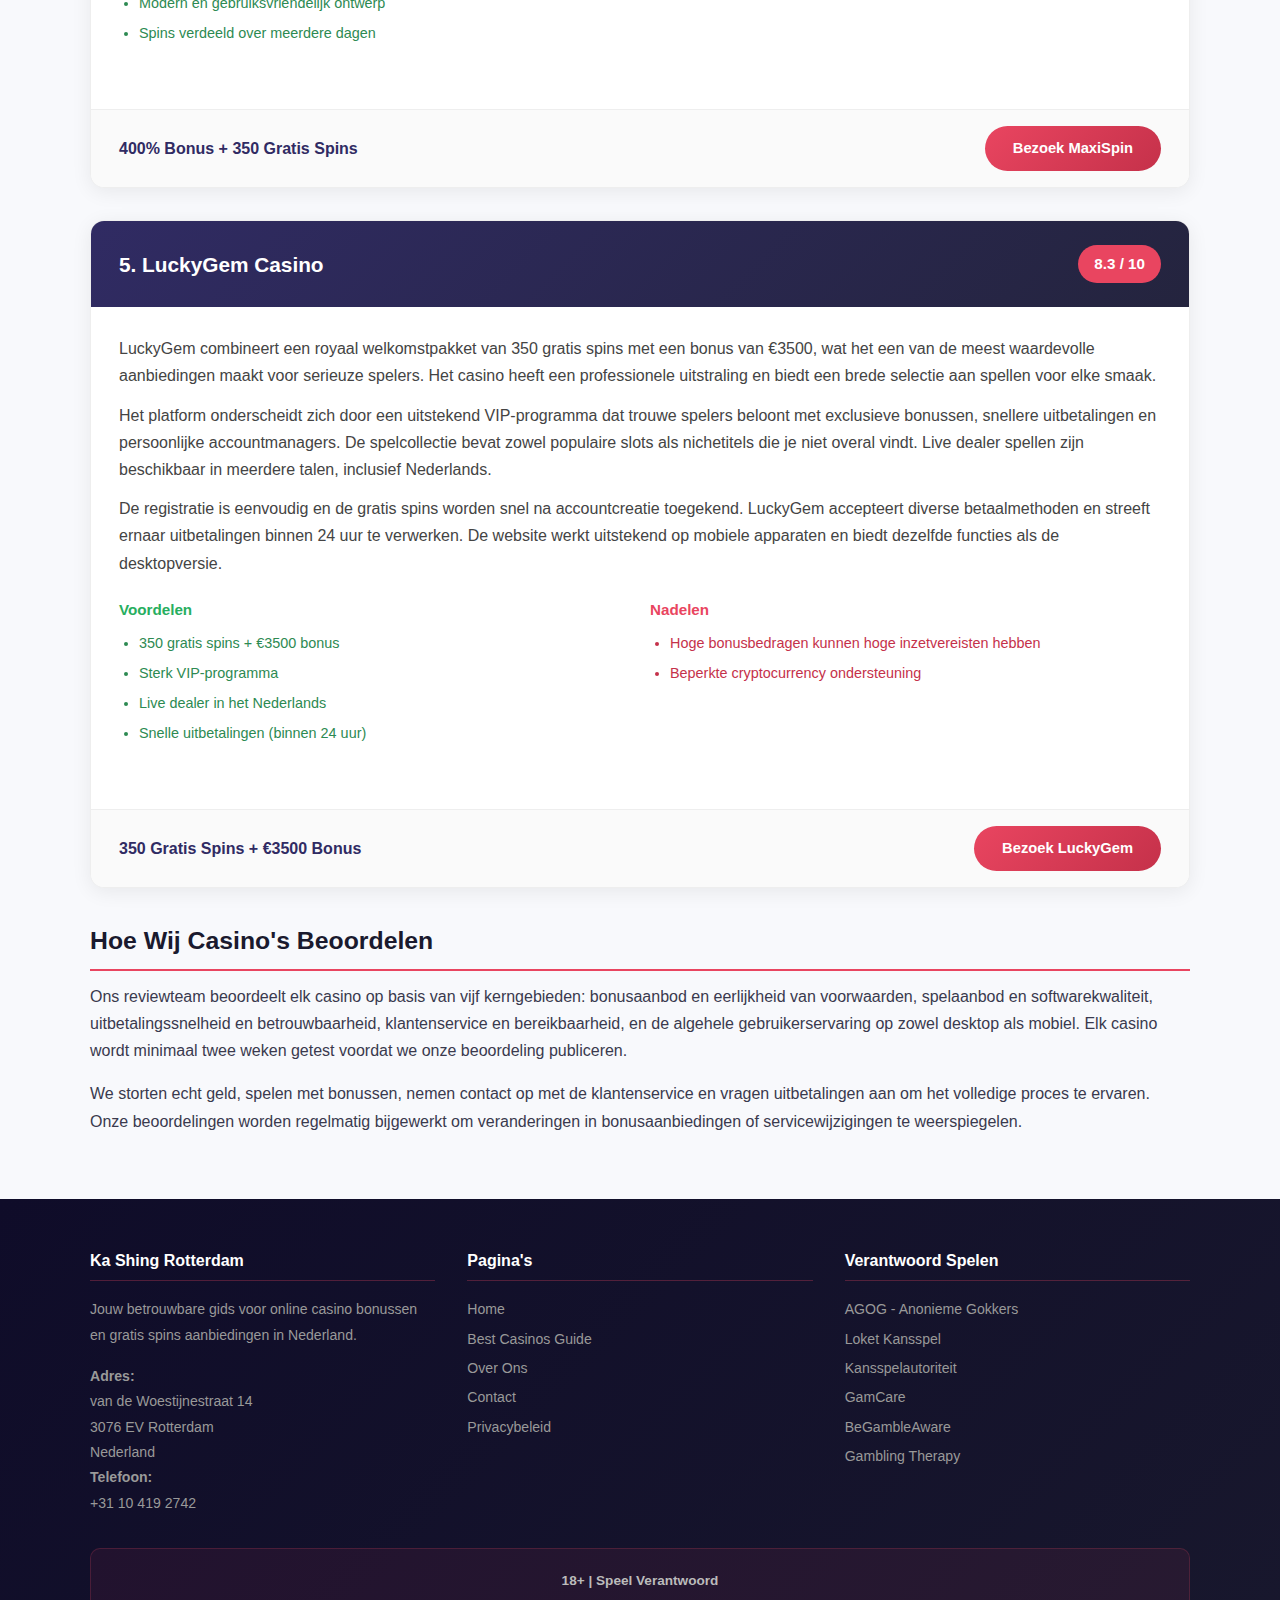
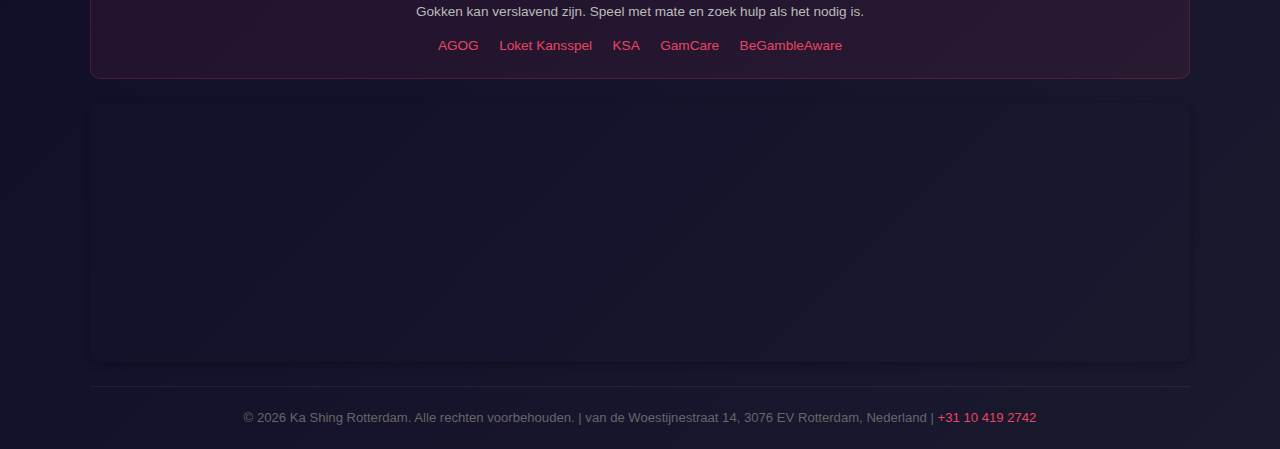
<file: best-casinos-guide.html>
<!DOCTYPE html>
<html lang="nl">
<head>
<meta charset="UTF-8">
<meta name="viewport" content="width=device-width, initial-scale=1.0">
<title>Best Casinos Guide - Top 5 Casino Reviews 2026 | Ka Shing Rotterdam</title>
<meta name="description" content="Uitgebreide reviews van de 5 beste online casino's met gratis spins zonder storting in 2026. Lees onze eerlijke beoordelingen en kies het juiste casino.">
<link rel="canonical" href="https://www.ka-shing-rotterdam-rotterdam.nl/best-casinos-guide">
<meta property="article:published_time" content="2026-02-23">
<meta property="article:modified_time" content="2026-02-23">
<meta property="article:author" content="Sophie Bakker">
<link rel="stylesheet" href="css/style.css">
<script type="application/ld+json">
{
  "@context": "https://schema.org",
  "@type": "Article",
  "headline": "Best Casinos Guide - Top 5 Casino Reviews 2026",
  "datePublished": "2026-02-23",
  "dateModified": "2026-02-23",
  "author": {
    "@type": "Person",
    "name": "Sophie Bakker"
  },
  "publisher": {
    "@type": "Organization",
    "name": "Ka Shing Rotterdam"
  },
  "mainEntityOfPage": {
    "@type": "WebPage",
    "@id": "https://www.ka-shing-rotterdam-rotterdam.nl/best-casinos-guide"
  }
}
</script>
</head>
<body>

<!-- HEADER -->
<header class="site-header">
  <div class="container header-inner">
    <a href="/" class="logo">Ka Shing <span>Rotterdam</span></a>
    <button class="nav-toggle" aria-label="Menu" onclick="document.querySelector('.main-nav').classList.toggle('open')">
      <span></span><span></span><span></span>
    </button>
    <nav class="main-nav">
      <ul>
        <li><a href="/">Home</a></li>
        <li><a href="/best-casinos-guide" class="active">Casino Gids</a></li>
        <li><a href="/about">Over Ons</a></li>
        <li><a href="/contact">Contact</a></li>
        <li><a href="/privacy-policy">Privacy</a></li>
      </ul>
    </nav>
  </div>
</header>

<!-- HERO -->
<section class="hero">
  <div class="container">
    <h1>Best Casinos Guide <span>2026</span></h1>
    <p>Onze experts hebben de beste online casino's met gratis spins aanbiedingen uitvoerig getest en beoordeeld. Lees onze eerlijke reviews hieronder.</p>
  </div>
</section>

<!-- MAIN CONTENT -->
<main class="page-content">
  <div class="container">

    <!-- META BOX -->
    <div class="meta-box">
      <span class="author-name">Sophie Bakker</span>
      <span class="separator">|</span>
      <span class="role">Casino Reviewer</span>
      <span class="separator">|</span>
      <span class="date">Bijgewerkt: 23 februari 2026</span>
    </div>

    <p>Niet alle casino's zijn gelijk. Daarom hebben wij vijf van de meest populaire platforms grondig getest op bonusaanbod, gebruiksvriendelijkheid, spelaanbod, uitbetalingssnelheid en klantenservice. Hieronder vind je onze uitgebreide reviews zodat je een weloverwogen keuze kunt maken.</p>

    <div class="disclaimer">
      <strong>Disclaimer:</strong> De onderstaande reviews zijn gebaseerd op onze eigen ervaring en onderzoek. Bonusvoorwaarden kunnen wijzigen. Controleer altijd de actuele voorwaarden op de website van het casino. 18+ | Speel verantwoord.
    </div>

    <!-- REVIEW 1: HunnyPlay -->
    <div class="review-card" id="hunnyplay">
      <div class="review-card-header">
        <h3>1. HunnyPlay Casino</h3>
        <span class="rating">8.7 / 10</span>
      </div>
      <div class="review-card-body">
        <p>HunnyPlay heeft zich snel gepositioneerd als een van de meest genereuze casino's voor nieuwe spelers in 2026. Met 150 gratis spins zonder storting (code: EVERY150FREESPINS) bieden ze een van de grootste no-deposit bonussen die we hebben gezien. Het platform heeft een modern en overzichtelijk ontwerp dat zowel op desktop als op mobiel uitstekend werkt.</p>
        <p>Het spelaanbod is uitgebreid, met duizenden slots van topbedrijven zoals Pragmatic Play, NetEnt en Play'n GO. De navigatie is intuïtief en je vindt snel wat je zoekt dankzij handige filters en categorieën. Live casino opties zijn ook ruim aanwezig met tafels van Evolution Gaming.</p>
        <p>De inzetvereisten voor de gratis spins zijn redelijk en het casino biedt meerdere betaalmethoden aan, waaronder iDEAL, Visa, Mastercard en diverse cryptocurrency-opties. Uitbetalingen worden over het algemeen binnen 24-48 uur verwerkt na verificatie.</p>
        <div class="pros-cons">
          <div class="pros">
            <h4>Voordelen</h4>
            <ul>
              <li>150 gratis spins zonder storting</li>
              <li>Groot spelaanbod met top providers</li>
              <li>Crypto-betalingen ondersteund</li>
              <li>Snelle uitbetalingen</li>
            </ul>
          </div>
          <div class="cons">
            <h4>Nadelen</h4>
            <ul>
              <li>Bonuscode vereist bij registratie</li>
              <li>Beperkte tafelspellen selectie</li>
            </ul>
          </div>
        </div>
      </div>
      <div class="review-card-footer">
        <span class="bonus-highlight">150 Gratis Spins | Code: EVERY150FREESPINS</span>
        <a href="https://linkly.link/2HgJh" class="play-btn" target="_blank" rel="nofollow noopener">Bezoek HunnyPlay</a>
      </div>
    </div>

    <!-- REVIEW 2: MyStake -->
    <div class="review-card" id="mystake">
      <div class="review-card-header">
        <h3>2. MyStake Casino</h3>
        <span class="rating">8.4 / 10</span>
      </div>
      <div class="review-card-body">
        <p>MyStake is een gevestigd online casino dat bekendstaat om zijn betrouwbaarheid en uitgebreide bonusprogramma. Met de bonuscode NEWCASINO25 ontvang je 25 gratis spins zonder storting, een bescheiden maar eerlijk aanbod met redelijke voorwaarden. Het casino is al jaren actief en heeft een sterke reputatie opgebouwd onder Nederlandse spelers.</p>
        <p>Wat MyStake onderscheidt is het enorme spelaanbod. Naast traditionele slots vind je hier ook mini-games, sportweddenschappen en een uitgebreid live casino. De website laadt snel en de mobiele versie is volledig geoptimaliseerd. Er is geen aparte app nodig; alles werkt direct in de browser.</p>
        <p>De klantenservice is 24/7 bereikbaar via live chat en reageert doorgaans binnen enkele minuten. Verificatie verloopt soepel en uitbetalingen via e-wallets zijn vaak dezelfde dag verwerkt. Bankoverschrijvingen duren 1-3 werkdagen.</p>
        <div class="pros-cons">
          <div class="pros">
            <h4>Voordelen</h4>
            <ul>
              <li>Gevestigd en betrouwbaar platform</li>
              <li>24/7 klantenservice via live chat</li>
              <li>Combinatie van casino, sport en mini-games</li>
              <li>Lage inzetvereisten op gratis spins</li>
            </ul>
          </div>
          <div class="cons">
            <h4>Nadelen</h4>
            <ul>
              <li>Slechts 25 gratis spins (minder dan sommige concurrenten)</li>
              <li>Welkomstbonus vereist minimale storting</li>
            </ul>
          </div>
        </div>
      </div>
      <div class="review-card-footer">
        <span class="bonus-highlight">25 Gratis Spins | Code: NEWCASINO25</span>
        <a href="https://linkly.link/2HgMQ" class="play-btn" target="_blank" rel="nofollow noopener">Bezoek MyStake</a>
      </div>
    </div>

    <!-- REVIEW 3: SlotsEater -->
    <div class="review-card" id="slotseater">
      <div class="review-card-header">
        <h3>3. SlotsEater Casino</h3>
        <span class="rating">8.5 / 10</span>
      </div>
      <div class="review-card-body">
        <p>SlotsEater leeft zijn naam volledig waar met een indrukwekkend aanbod van 150 gratis spins plus een 150% stortingsbonus. Dit casino is ontworpen voor slotliefhebbers en biedt een van de grootste collecties slotspellen die we zijn tegengekomen. Van klassieke fruitautomaten tot de nieuwste videoslots, hier vind je alles.</p>
        <p>Het ontwerp van de website is kleurrijk en uitnodigend, met duidelijke promotiebanners en een eenvoudig registratieproces. Nieuwe spelers worden door een stapsgewijs proces geleid dat niet meer dan twee minuten duurt. De 150 gratis spins worden toegekend op geselecteerde populaire titels.</p>
        <p>De combinatie van gratis spins en de 150% stortingsbonus maakt SlotsEater bijzonder aantrekkelijk voor spelers die van plan zijn om na de proefperiode te blijven spelen. De bonusvoorwaarden zijn helder vermeld en de inzetvereisten zijn competitief vergeleken met vergelijkbare platforms.</p>
        <div class="pros-cons">
          <div class="pros">
            <h4>Voordelen</h4>
            <ul>
              <li>150 gratis spins + 150% bonus</li>
              <li>Enorm slotaanbod</li>
              <li>Eenvoudig registratieproces</li>
              <li>Heldere bonusvoorwaarden</li>
            </ul>
          </div>
          <div class="cons">
            <h4>Nadelen</h4>
            <ul>
              <li>Beperkt live casino aanbod</li>
              <li>Minder betaalopties dan sommige concurrenten</li>
            </ul>
          </div>
        </div>
      </div>
      <div class="review-card-footer">
        <span class="bonus-highlight">150 Gratis Spins + 150% Bonus</span>
        <a href="https://trk.trafik-sc.xyz/click?o=5101&a=17196&sub_id3=3&sub_id4=4&sub_id5=5" class="play-btn" target="_blank" rel="nofollow noopener">Bezoek SlotsEater</a>
      </div>
    </div>

    <!-- REVIEW 4: MaxiSpin -->
    <div class="review-card" id="maxispin">
      <div class="review-card-header">
        <h3>4. MaxiSpin Casino</h3>
        <span class="rating">8.2 / 10</span>
      </div>
      <div class="review-card-body">
        <p>MaxiSpin pakt groots uit met een 400% stortingsbonus en 350 gratis spins, een van de grootste welkomstpakketten die momenteel beschikbaar zijn. Dit casino richt zich duidelijk op spelers die op zoek zijn naar maximale waarde voor hun eerste storting. Het platform is relatief nieuw maar heeft snel een trouwe aanhang opgebouwd.</p>
        <p>De site is modern ontworpen met een donker thema dat prettig is voor de ogen tijdens langere speelsessies. Het spelaanbod omvat meer dan 3000 titels van providers zoals BGaming, Hacksaw Gaming en Relax Gaming. De 350 gratis spins worden verdeeld over de eerste dagen na registratie, wat spelers aanmoedigt om terug te komen.</p>
        <p>MaxiSpin biedt verschillende betaalmethoden aan, waaronder bankoverschrijving, creditcard en diverse e-wallets. De klantenservice is bereikbaar via live chat en e-mail. Hoewel de reactietijd via e-mail soms langer duurt, is de live chat doorgaans snel en behulpzaam.</p>
        <div class="pros-cons">
          <div class="pros">
            <h4>Voordelen</h4>
            <ul>
              <li>400% bonus + 350 gratis spins</li>
              <li>Meer dan 3000 spellen</li>
              <li>Modern en gebruiksvriendelijk ontwerp</li>
              <li>Spins verdeeld over meerdere dagen</li>
            </ul>
          </div>
          <div class="cons">
            <h4>Nadelen</h4>
            <ul>
              <li>Hogere inzetvereisten dan gemiddeld</li>
              <li>E-mail support kan traag zijn</li>
            </ul>
          </div>
        </div>
      </div>
      <div class="review-card-footer">
        <span class="bonus-highlight">400% Bonus + 350 Gratis Spins</span>
        <a href="https://trk.trafik-sc.xyz/click?o=5100&a=17196&sub_id3=3&sub_id4=4&sub_id5=5" class="play-btn" target="_blank" rel="nofollow noopener">Bezoek MaxiSpin</a>
      </div>
    </div>

    <!-- REVIEW 5: LuckyGem -->
    <div class="review-card" id="luckygem">
      <div class="review-card-header">
        <h3>5. LuckyGem Casino</h3>
        <span class="rating">8.3 / 10</span>
      </div>
      <div class="review-card-body">
        <p>LuckyGem combineert een royaal welkomstpakket van 350 gratis spins met een bonus van &euro;3500, wat het een van de meest waardevolle aanbiedingen maakt voor serieuze spelers. Het casino heeft een professionele uitstraling en biedt een brede selectie aan spellen voor elke smaak.</p>
        <p>Het platform onderscheidt zich door een uitstekend VIP-programma dat trouwe spelers beloont met exclusieve bonussen, snellere uitbetalingen en persoonlijke accountmanagers. De spelcollectie bevat zowel populaire slots als nichetitels die je niet overal vindt. Live dealer spellen zijn beschikbaar in meerdere talen, inclusief Nederlands.</p>
        <p>De registratie is eenvoudig en de gratis spins worden snel na accountcreatie toegekend. LuckyGem accepteert diverse betaalmethoden en streeft ernaar uitbetalingen binnen 24 uur te verwerken. De website werkt uitstekend op mobiele apparaten en biedt dezelfde functies als de desktopversie.</p>
        <div class="pros-cons">
          <div class="pros">
            <h4>Voordelen</h4>
            <ul>
              <li>350 gratis spins + &euro;3500 bonus</li>
              <li>Sterk VIP-programma</li>
              <li>Live dealer in het Nederlands</li>
              <li>Snelle uitbetalingen (binnen 24 uur)</li>
            </ul>
          </div>
          <div class="cons">
            <h4>Nadelen</h4>
            <ul>
              <li>Hoge bonusbedragen kunnen hoge inzetvereisten hebben</li>
              <li>Beperkte cryptocurrency ondersteuning</li>
            </ul>
          </div>
        </div>
      </div>
      <div class="review-card-footer">
        <span class="bonus-highlight">350 Gratis Spins + &euro;3500 Bonus</span>
        <a href="https://www.nifoe1md.com/2P9J9R/63ZKWRD/" class="play-btn" target="_blank" rel="nofollow noopener">Bezoek LuckyGem</a>
      </div>
    </div>

    <h2>Hoe Wij Casino's Beoordelen</h2>
    <p>Ons reviewteam beoordeelt elk casino op basis van vijf kerngebieden: bonusaanbod en eerlijkheid van voorwaarden, spelaanbod en softwarekwaliteit, uitbetalingssnelheid en betrouwbaarheid, klantenservice en bereikbaarheid, en de algehele gebruikerservaring op zowel desktop als mobiel. Elk casino wordt minimaal twee weken getest voordat we onze beoordeling publiceren.</p>
    <p>We storten echt geld, spelen met bonussen, nemen contact op met de klantenservice en vragen uitbetalingen aan om het volledige proces te ervaren. Onze beoordelingen worden regelmatig bijgewerkt om veranderingen in bonusaanbiedingen of servicewijzigingen te weerspiegelen.</p>

  </div>
</main>

<!-- FOOTER -->
<footer class="site-footer">
  <div class="container">
    <div class="footer-grid">
      <div class="footer-col">
        <h4>Ka Shing Rotterdam</h4>
        <p>Jouw betrouwbare gids voor online casino bonussen en gratis spins aanbiedingen in Nederland.</p>
        <p style="margin-top:1rem"><strong>Adres:</strong><br>van de Woestijnestraat 14<br>3076 EV Rotterdam<br>Nederland</p>
        <p><strong>Telefoon:</strong><br><a href="tel:+31104192742">+31 10 419 2742</a></p>
      </div>
      <div class="footer-col">
        <h4>Pagina's</h4>
        <ul>
          <li><a href="/">Home</a></li>
          <li><a href="/best-casinos-guide">Best Casinos Guide</a></li>
          <li><a href="/about">Over Ons</a></li>
          <li><a href="/contact">Contact</a></li>
          <li><a href="/privacy-policy">Privacybeleid</a></li>
        </ul>
      </div>
      <div class="footer-col">
        <h4>Verantwoord Spelen</h4>
        <ul>
          <li><a href="https://www.agog.nl/" target="_blank" rel="noopener">AGOG - Anonieme Gokkers</a></li>
          <li><a href="https://www.loketkansspel.nl/" target="_blank" rel="noopener">Loket Kansspel</a></li>
          <li><a href="https://www.kansspelautoriteit.nl/" target="_blank" rel="noopener">Kansspelautoriteit</a></li>
          <li><a href="https://www.gamcare.org.uk/" target="_blank" rel="noopener">GamCare</a></li>
          <li><a href="https://www.begambleaware.org/" target="_blank" rel="noopener">BeGambleAware</a></li>
          <li><a href="https://www.gamblingtherapy.org/" target="_blank" rel="noopener">Gambling Therapy</a></li>
        </ul>
      </div>
    </div>

    <div class="footer-responsible">
      <p><strong>18+ | Speel Verantwoord</strong></p>
      <p>Gokken kan verslavend zijn. Speel met mate en zoek hulp als het nodig is.</p>
      <a href="https://www.agog.nl/" target="_blank" rel="noopener">AGOG</a>
      <a href="https://www.loketkansspel.nl/" target="_blank" rel="noopener">Loket Kansspel</a>
      <a href="https://www.kansspelautoriteit.nl/" target="_blank" rel="noopener">KSA</a>
      <a href="https://www.gamcare.org.uk/" target="_blank" rel="noopener">GamCare</a>
      <a href="https://www.begambleaware.org/" target="_blank" rel="noopener">BeGambleAware</a>
    </div>

    <div class="footer-map">
      <iframe src="https://www.google.com/maps/embed?pb=!1m18!1m12!1m3!1d2463.209209367918!2d4.514406076642127!3d51.8753935718992!2m3!1f0!2f0!3f0!3m2!1i1024!2i768!4f13.1!3m3!1m2!1s0x47c433b43e229c73%3A0xaecd3b73e2448555!2sKa%20Shing!5e0!3m2!1sen!2suk!4v1771850308784!5m2!1sen!2suk" width="600" height="450" style="border:0;" allowfullscreen="" loading="lazy" referrerpolicy="no-referrer-when-downgrade"></iframe>
    </div>

    <div class="footer-bottom">
      <p>&copy; 2026 Ka Shing Rotterdam. Alle rechten voorbehouden. | van de Woestijnestraat 14, 3076 EV Rotterdam, Nederland | <a href="tel:+31104192742">+31 10 419 2742</a></p>
    </div>
  </div>
</footer>

</body>
</html>
</file>
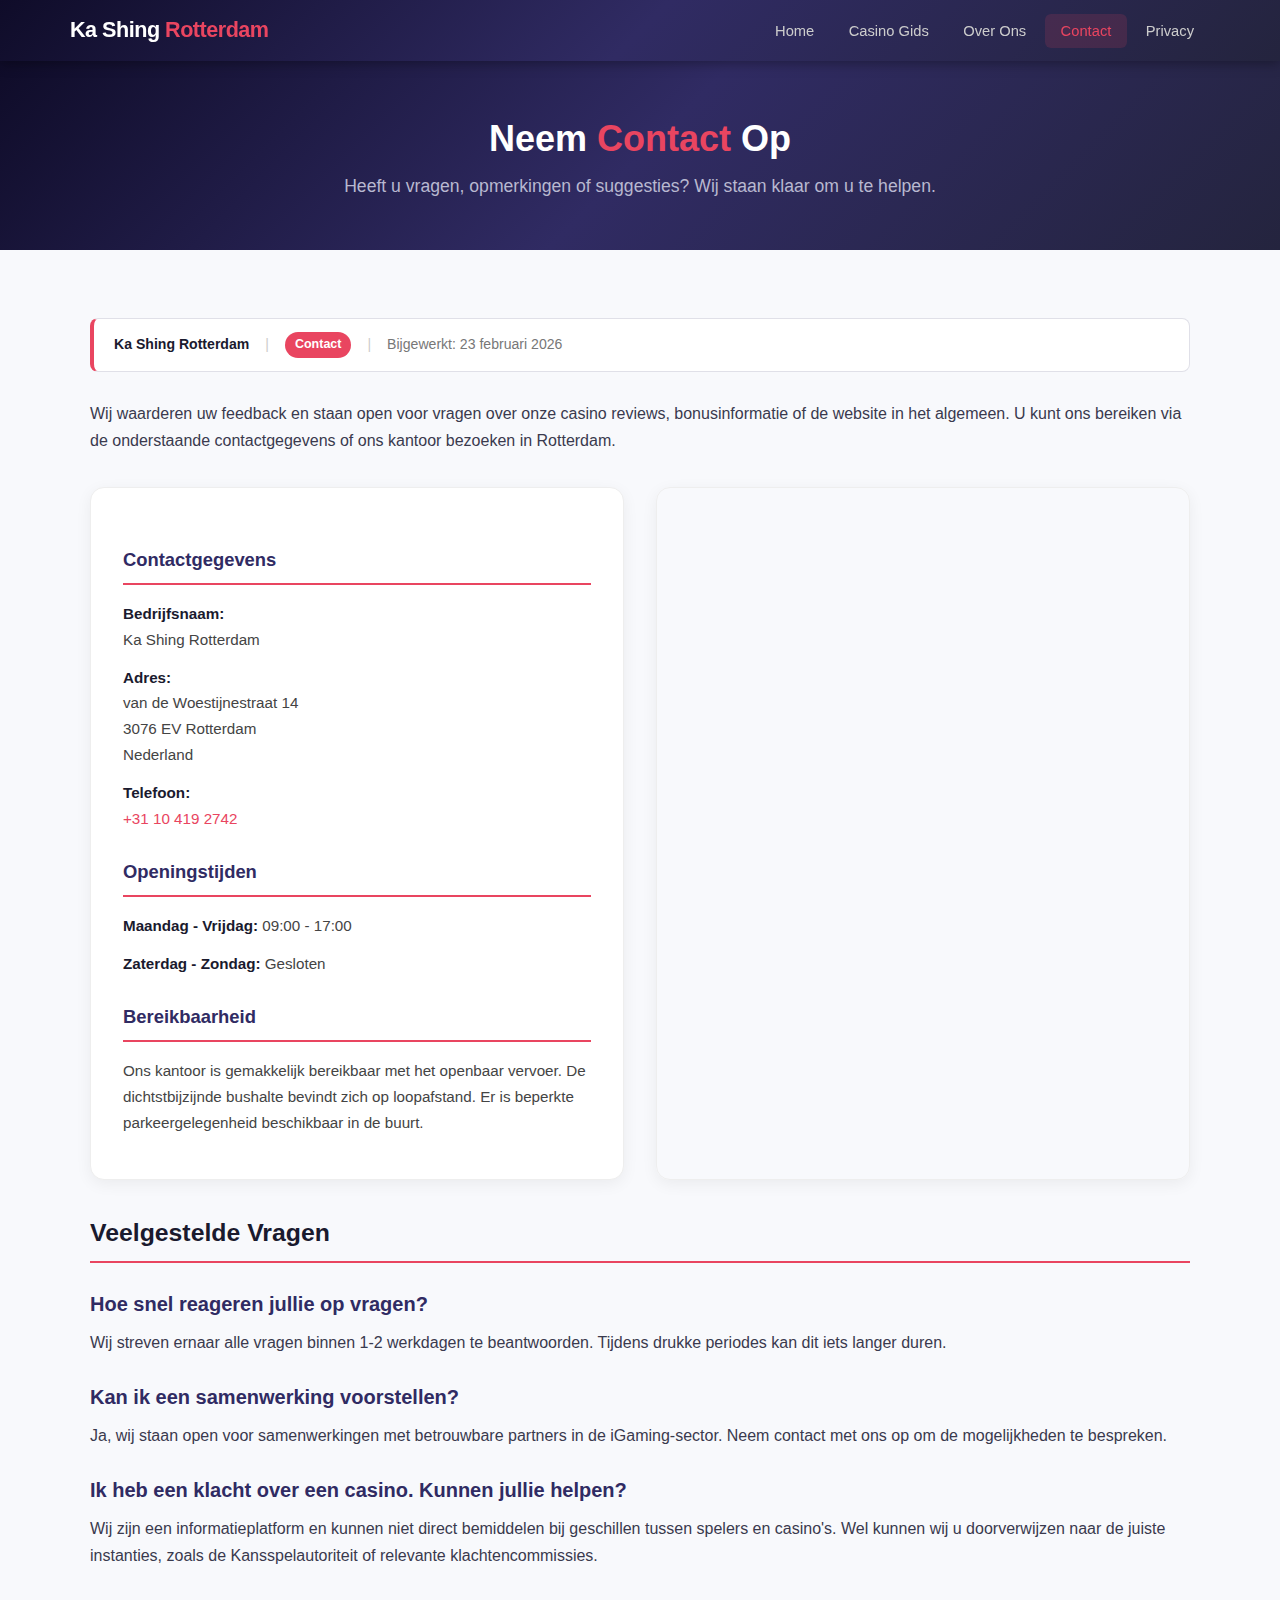
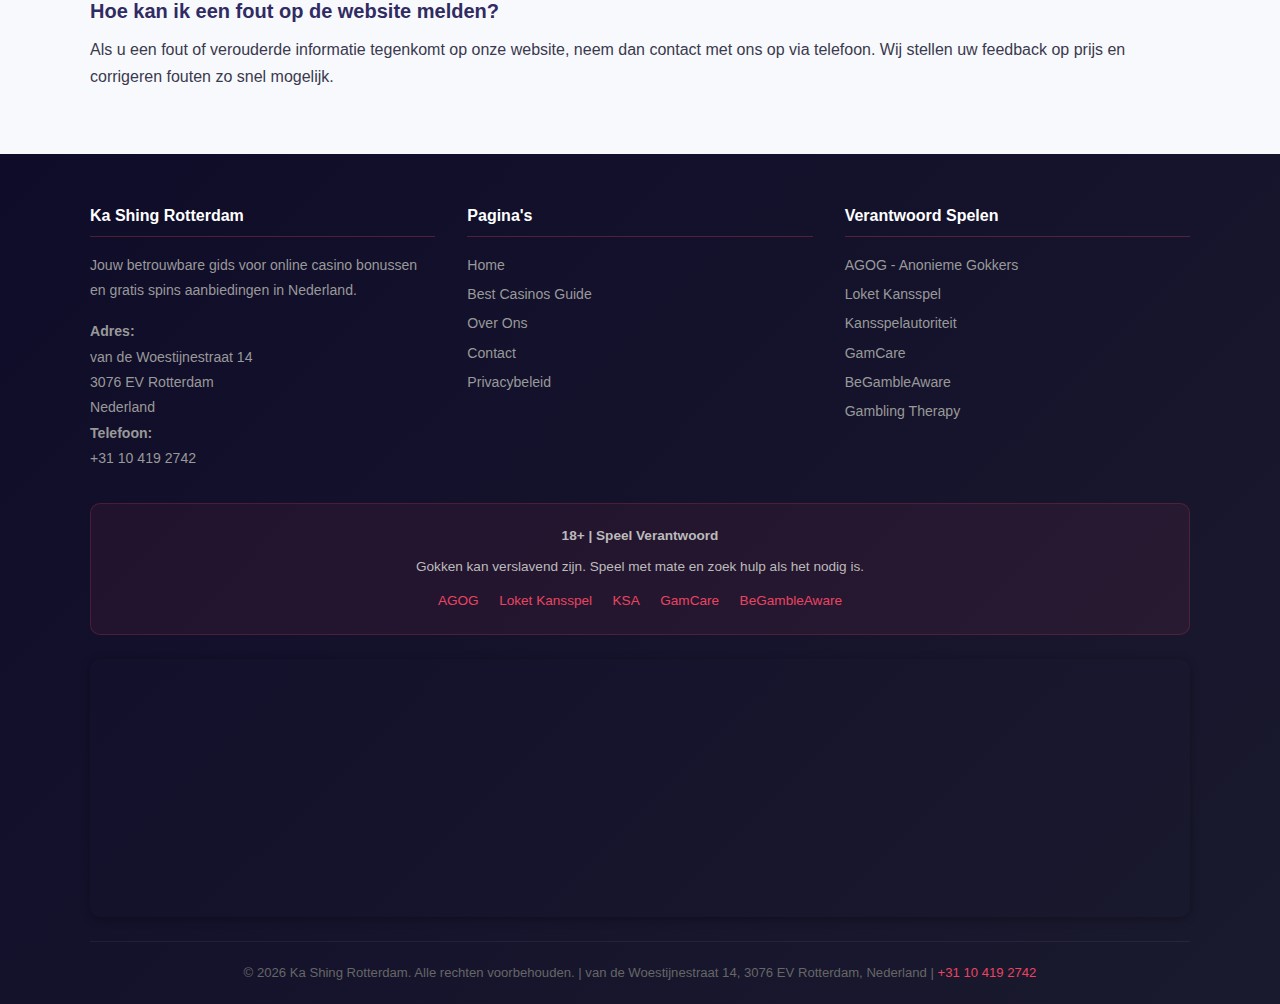
<file: contact.html>
<!DOCTYPE html>
<html lang="nl">
<head>
<meta charset="UTF-8">
<meta name="viewport" content="width=device-width, initial-scale=1.0">
<title>Contact | Ka Shing Rotterdam</title>
<meta name="description" content="Neem contact op met Ka Shing Rotterdam. Vind ons adres, telefoonnummer en bezoek ons kantoor in Rotterdam.">
<link rel="canonical" href="https://www.ka-shing-rotterdam-rotterdam.nl/contact">
<meta property="article:published_time" content="2026-02-23">
<meta property="article:modified_time" content="2026-02-23">
<meta property="article:author" content="Ka Shing Rotterdam">
<link rel="stylesheet" href="css/style.css">
<script type="application/ld+json">
{
  "@context": "https://schema.org",
  "@type": "ContactPage",
  "name": "Contact",
  "datePublished": "2026-02-23",
  "dateModified": "2026-02-23",
  "publisher": {
    "@type": "Organization",
    "name": "Ka Shing Rotterdam",
    "address": {
      "@type": "PostalAddress",
      "streetAddress": "van de Woestijnestraat 14",
      "postalCode": "3076 EV",
      "addressLocality": "Rotterdam",
      "addressCountry": "NL"
    },
    "telephone": "+31 10 419 2742"
  },
  "mainEntityOfPage": {
    "@type": "WebPage",
    "@id": "https://www.ka-shing-rotterdam-rotterdam.nl/contact"
  }
}
</script>
</head>
<body>

<!-- HEADER -->
<header class="site-header">
  <div class="container header-inner">
    <a href="/" class="logo">Ka Shing <span>Rotterdam</span></a>
    <button class="nav-toggle" aria-label="Menu" onclick="document.querySelector('.main-nav').classList.toggle('open')">
      <span></span><span></span><span></span>
    </button>
    <nav class="main-nav">
      <ul>
        <li><a href="/">Home</a></li>
        <li><a href="/best-casinos-guide">Casino Gids</a></li>
        <li><a href="/about">Over Ons</a></li>
        <li><a href="/contact" class="active">Contact</a></li>
        <li><a href="/privacy-policy">Privacy</a></li>
      </ul>
    </nav>
  </div>
</header>

<!-- HERO -->
<section class="hero">
  <div class="container">
    <h1>Neem <span>Contact</span> Op</h1>
    <p>Heeft u vragen, opmerkingen of suggesties? Wij staan klaar om u te helpen.</p>
  </div>
</section>

<!-- MAIN CONTENT -->
<main class="page-content">
  <div class="container">

    <div class="meta-box">
      <span class="author-name">Ka Shing Rotterdam</span>
      <span class="separator">|</span>
      <span class="role">Contact</span>
      <span class="separator">|</span>
      <span class="date">Bijgewerkt: 23 februari 2026</span>
    </div>

    <p>Wij waarderen uw feedback en staan open voor vragen over onze casino reviews, bonusinformatie of de website in het algemeen. U kunt ons bereiken via de onderstaande contactgegevens of ons kantoor bezoeken in Rotterdam.</p>

    <div class="contact-grid">

      <div class="contact-info-card">
        <h3>Contactgegevens</h3>
        <p><strong>Bedrijfsnaam:</strong><br>Ka Shing Rotterdam</p>
        <p><strong>Adres:</strong><br>van de Woestijnestraat 14<br>3076 EV Rotterdam<br>Nederland</p>
        <p><strong>Telefoon:</strong><br><a href="tel:+31104192742">+31 10 419 2742</a></p>

        <h3 style="margin-top:1.5rem">Openingstijden</h3>
        <p><strong>Maandag - Vrijdag:</strong> 09:00 - 17:00</p>
        <p><strong>Zaterdag - Zondag:</strong> Gesloten</p>

        <h3 style="margin-top:1.5rem">Bereikbaarheid</h3>
        <p>Ons kantoor is gemakkelijk bereikbaar met het openbaar vervoer. De dichtstbijzijnde bushalte bevindt zich op loopafstand. Er is beperkte parkeergelegenheid beschikbaar in de buurt.</p>
      </div>

      <div class="contact-map">
        <iframe src="https://www.google.com/maps/embed?pb=!1m18!1m12!1m3!1d2463.209209367918!2d4.514406076642127!3d51.8753935718992!2m3!1f0!2f0!3f0!3m2!1i1024!2i768!4f13.1!3m3!1m2!1s0x47c433b43e229c73%3A0xaecd3b73e2448555!2sKa%20Shing!5e0!3m2!1sen!2suk!4v1771850308784!5m2!1sen!2suk" width="600" height="450" style="border:0;" allowfullscreen="" loading="lazy" referrerpolicy="no-referrer-when-downgrade"></iframe>
      </div>

    </div>

    <h2>Veelgestelde Vragen</h2>

    <h3>Hoe snel reageren jullie op vragen?</h3>
    <p>Wij streven ernaar alle vragen binnen 1-2 werkdagen te beantwoorden. Tijdens drukke periodes kan dit iets langer duren.</p>

    <h3>Kan ik een samenwerking voorstellen?</h3>
    <p>Ja, wij staan open voor samenwerkingen met betrouwbare partners in de iGaming-sector. Neem contact met ons op om de mogelijkheden te bespreken.</p>

    <h3>Ik heb een klacht over een casino. Kunnen jullie helpen?</h3>
    <p>Wij zijn een informatieplatform en kunnen niet direct bemiddelen bij geschillen tussen spelers en casino's. Wel kunnen wij u doorverwijzen naar de juiste instanties, zoals de Kansspelautoriteit of relevante klachtencommissies.</p>

    <h3>Hoe kan ik een fout op de website melden?</h3>
    <p>Als u een fout of verouderde informatie tegenkomt op onze website, neem dan contact met ons op via telefoon. Wij stellen uw feedback op prijs en corrigeren fouten zo snel mogelijk.</p>

  </div>
</main>

<!-- FOOTER -->
<footer class="site-footer">
  <div class="container">
    <div class="footer-grid">
      <div class="footer-col">
        <h4>Ka Shing Rotterdam</h4>
        <p>Jouw betrouwbare gids voor online casino bonussen en gratis spins aanbiedingen in Nederland.</p>
        <p style="margin-top:1rem"><strong>Adres:</strong><br>van de Woestijnestraat 14<br>3076 EV Rotterdam<br>Nederland</p>
        <p><strong>Telefoon:</strong><br><a href="tel:+31104192742">+31 10 419 2742</a></p>
      </div>
      <div class="footer-col">
        <h4>Pagina's</h4>
        <ul>
          <li><a href="/">Home</a></li>
          <li><a href="/best-casinos-guide">Best Casinos Guide</a></li>
          <li><a href="/about">Over Ons</a></li>
          <li><a href="/contact">Contact</a></li>
          <li><a href="/privacy-policy">Privacybeleid</a></li>
        </ul>
      </div>
      <div class="footer-col">
        <h4>Verantwoord Spelen</h4>
        <ul>
          <li><a href="https://www.agog.nl/" target="_blank" rel="noopener">AGOG - Anonieme Gokkers</a></li>
          <li><a href="https://www.loketkansspel.nl/" target="_blank" rel="noopener">Loket Kansspel</a></li>
          <li><a href="https://www.kansspelautoriteit.nl/" target="_blank" rel="noopener">Kansspelautoriteit</a></li>
          <li><a href="https://www.gamcare.org.uk/" target="_blank" rel="noopener">GamCare</a></li>
          <li><a href="https://www.begambleaware.org/" target="_blank" rel="noopener">BeGambleAware</a></li>
          <li><a href="https://www.gamblingtherapy.org/" target="_blank" rel="noopener">Gambling Therapy</a></li>
        </ul>
      </div>
    </div>

    <div class="footer-responsible">
      <p><strong>18+ | Speel Verantwoord</strong></p>
      <p>Gokken kan verslavend zijn. Speel met mate en zoek hulp als het nodig is.</p>
      <a href="https://www.agog.nl/" target="_blank" rel="noopener">AGOG</a>
      <a href="https://www.loketkansspel.nl/" target="_blank" rel="noopener">Loket Kansspel</a>
      <a href="https://www.kansspelautoriteit.nl/" target="_blank" rel="noopener">KSA</a>
      <a href="https://www.gamcare.org.uk/" target="_blank" rel="noopener">GamCare</a>
      <a href="https://www.begambleaware.org/" target="_blank" rel="noopener">BeGambleAware</a>
    </div>

    <div class="footer-map">
      <iframe src="https://www.google.com/maps/embed?pb=!1m18!1m12!1m3!1d2463.209209367918!2d4.514406076642127!3d51.8753935718992!2m3!1f0!2f0!3f0!3m2!1i1024!2i768!4f13.1!3m3!1m2!1s0x47c433b43e229c73%3A0xaecd3b73e2448555!2sKa%20Shing!5e0!3m2!1sen!2suk!4v1771850308784!5m2!1sen!2suk" width="600" height="450" style="border:0;" allowfullscreen="" loading="lazy" referrerpolicy="no-referrer-when-downgrade"></iframe>
    </div>

    <div class="footer-bottom">
      <p>&copy; 2026 Ka Shing Rotterdam. Alle rechten voorbehouden. | van de Woestijnestraat 14, 3076 EV Rotterdam, Nederland | <a href="tel:+31104192742">+31 10 419 2742</a></p>
    </div>
  </div>
</footer>

</body>
</html>
</file>
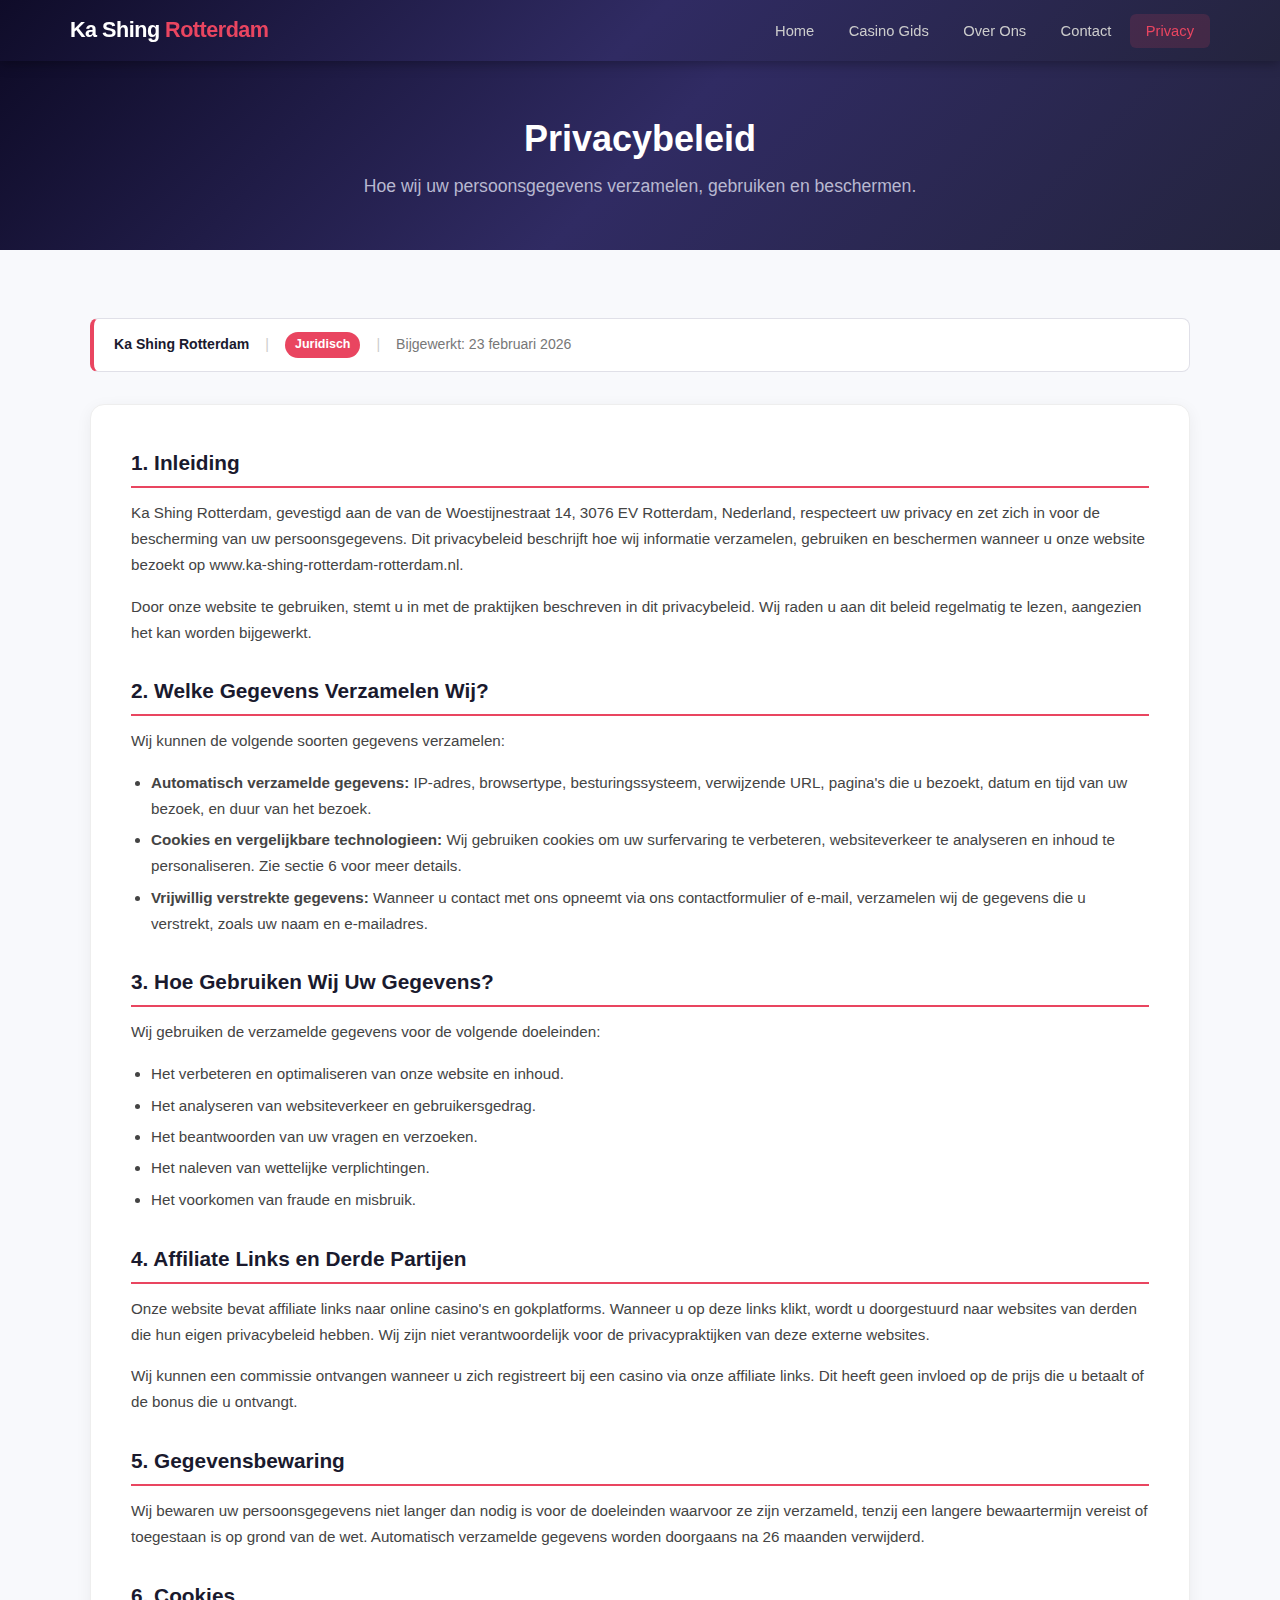
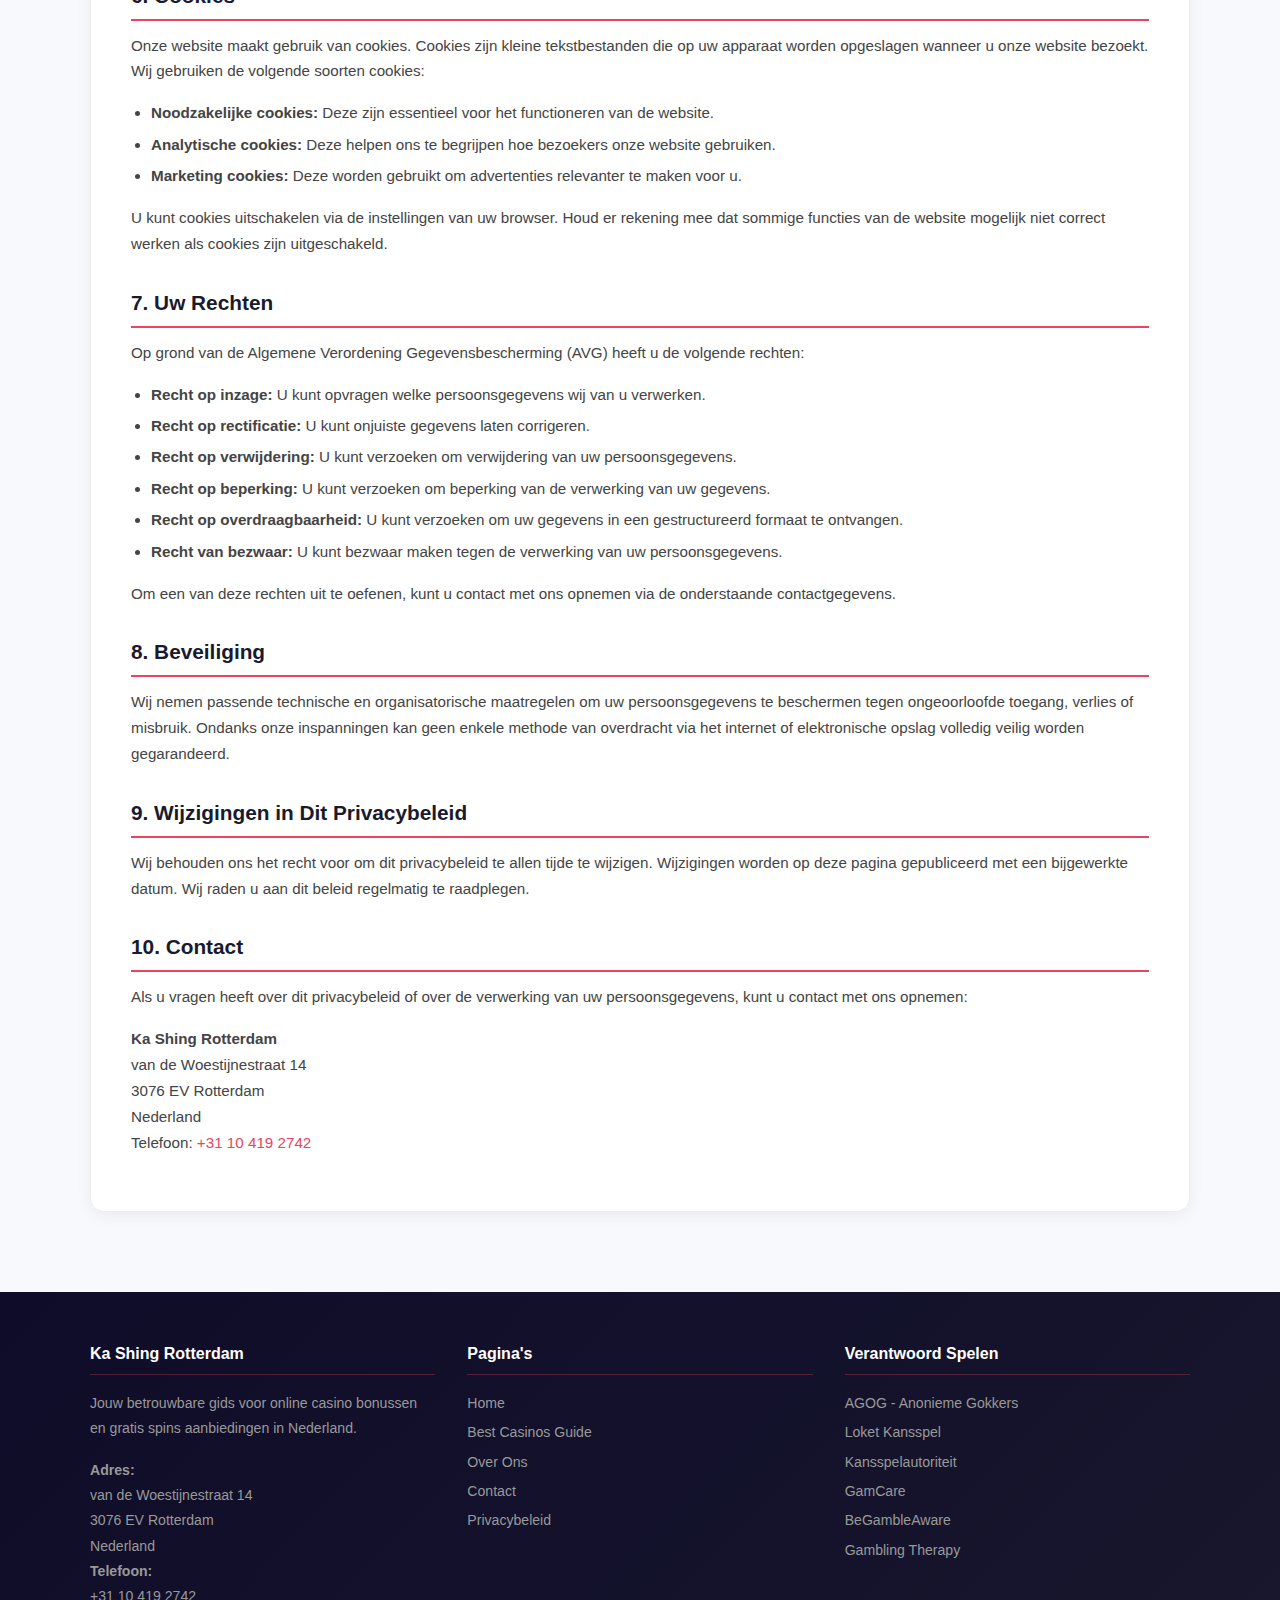
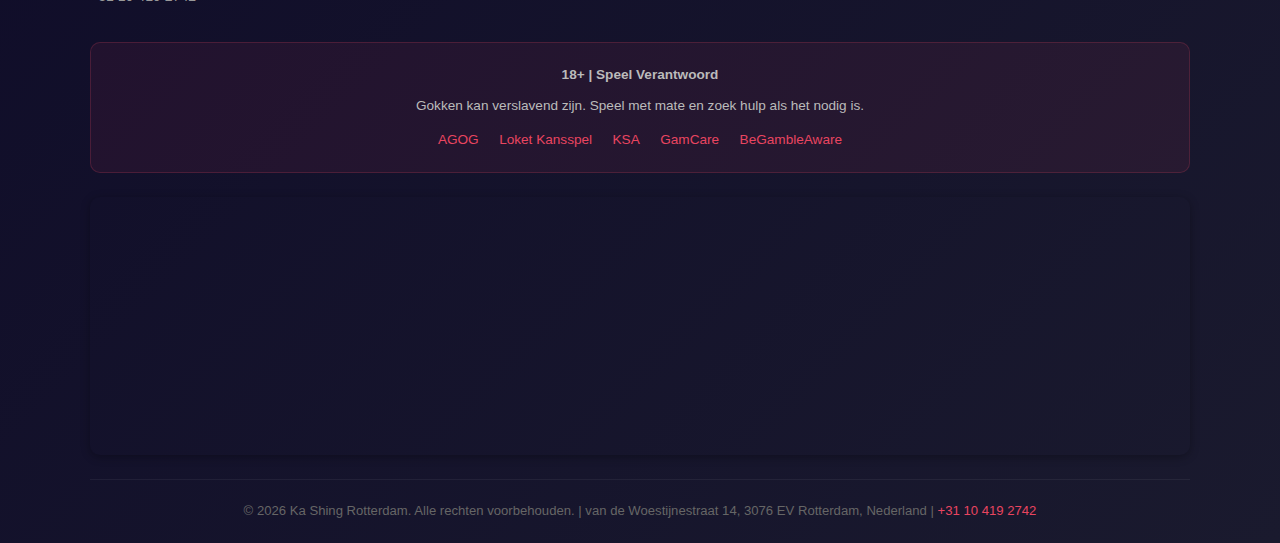
<file: privacy-policy.html>
<!DOCTYPE html>
<html lang="nl">
<head>
<meta charset="UTF-8">
<meta name="viewport" content="width=device-width, initial-scale=1.0">
<title>Privacybeleid | Ka Shing Rotterdam</title>
<meta name="description" content="Lees het privacybeleid van Ka Shing Rotterdam. Informatie over hoe wij uw persoonsgegevens verzamelen, gebruiken en beschermen.">
<link rel="canonical" href="https://www.ka-shing-rotterdam-rotterdam.nl/privacy-policy">
<meta property="article:published_time" content="2026-02-23">
<meta property="article:modified_time" content="2026-02-23">
<meta property="article:author" content="Ka Shing Rotterdam">
<link rel="stylesheet" href="css/style.css">
<script type="application/ld+json">
{
  "@context": "https://schema.org",
  "@type": "WebPage",
  "name": "Privacybeleid",
  "datePublished": "2026-02-23",
  "dateModified": "2026-02-23",
  "publisher": {
    "@type": "Organization",
    "name": "Ka Shing Rotterdam"
  },
  "mainEntityOfPage": {
    "@type": "WebPage",
    "@id": "https://www.ka-shing-rotterdam-rotterdam.nl/privacy-policy"
  }
}
</script>
</head>
<body>

<!-- HEADER -->
<header class="site-header">
  <div class="container header-inner">
    <a href="/" class="logo">Ka Shing <span>Rotterdam</span></a>
    <button class="nav-toggle" aria-label="Menu" onclick="document.querySelector('.main-nav').classList.toggle('open')">
      <span></span><span></span><span></span>
    </button>
    <nav class="main-nav">
      <ul>
        <li><a href="/">Home</a></li>
        <li><a href="/best-casinos-guide">Casino Gids</a></li>
        <li><a href="/about">Over Ons</a></li>
        <li><a href="/contact">Contact</a></li>
        <li><a href="/privacy-policy" class="active">Privacy</a></li>
      </ul>
    </nav>
  </div>
</header>

<!-- HERO -->
<section class="hero">
  <div class="container">
    <h1>Privacybeleid</h1>
    <p>Hoe wij uw persoonsgegevens verzamelen, gebruiken en beschermen.</p>
  </div>
</section>

<!-- MAIN CONTENT -->
<main class="page-content">
  <div class="container">

    <div class="meta-box">
      <span class="author-name">Ka Shing Rotterdam</span>
      <span class="separator">|</span>
      <span class="role">Juridisch</span>
      <span class="separator">|</span>
      <span class="date">Bijgewerkt: 23 februari 2026</span>
    </div>

    <div class="legal-content">

      <h2>1. Inleiding</h2>
      <p>Ka Shing Rotterdam, gevestigd aan de van de Woestijnestraat 14, 3076 EV Rotterdam, Nederland, respecteert uw privacy en zet zich in voor de bescherming van uw persoonsgegevens. Dit privacybeleid beschrijft hoe wij informatie verzamelen, gebruiken en beschermen wanneer u onze website bezoekt op www.ka-shing-rotterdam-rotterdam.nl.</p>
      <p>Door onze website te gebruiken, stemt u in met de praktijken beschreven in dit privacybeleid. Wij raden u aan dit beleid regelmatig te lezen, aangezien het kan worden bijgewerkt.</p>

      <h2>2. Welke Gegevens Verzamelen Wij?</h2>
      <p>Wij kunnen de volgende soorten gegevens verzamelen:</p>
      <ul>
        <li><strong>Automatisch verzamelde gegevens:</strong> IP-adres, browsertype, besturingssysteem, verwijzende URL, pagina's die u bezoekt, datum en tijd van uw bezoek, en duur van het bezoek.</li>
        <li><strong>Cookies en vergelijkbare technologieen:</strong> Wij gebruiken cookies om uw surfervaring te verbeteren, websiteverkeer te analyseren en inhoud te personaliseren. Zie sectie 6 voor meer details.</li>
        <li><strong>Vrijwillig verstrekte gegevens:</strong> Wanneer u contact met ons opneemt via ons contactformulier of e-mail, verzamelen wij de gegevens die u verstrekt, zoals uw naam en e-mailadres.</li>
      </ul>

      <h2>3. Hoe Gebruiken Wij Uw Gegevens?</h2>
      <p>Wij gebruiken de verzamelde gegevens voor de volgende doeleinden:</p>
      <ul>
        <li>Het verbeteren en optimaliseren van onze website en inhoud.</li>
        <li>Het analyseren van websiteverkeer en gebruikersgedrag.</li>
        <li>Het beantwoorden van uw vragen en verzoeken.</li>
        <li>Het naleven van wettelijke verplichtingen.</li>
        <li>Het voorkomen van fraude en misbruik.</li>
      </ul>

      <h2>4. Affiliate Links en Derde Partijen</h2>
      <p>Onze website bevat affiliate links naar online casino's en gokplatforms. Wanneer u op deze links klikt, wordt u doorgestuurd naar websites van derden die hun eigen privacybeleid hebben. Wij zijn niet verantwoordelijk voor de privacypraktijken van deze externe websites.</p>
      <p>Wij kunnen een commissie ontvangen wanneer u zich registreert bij een casino via onze affiliate links. Dit heeft geen invloed op de prijs die u betaalt of de bonus die u ontvangt.</p>

      <h2>5. Gegevensbewaring</h2>
      <p>Wij bewaren uw persoonsgegevens niet langer dan nodig is voor de doeleinden waarvoor ze zijn verzameld, tenzij een langere bewaartermijn vereist of toegestaan is op grond van de wet. Automatisch verzamelde gegevens worden doorgaans na 26 maanden verwijderd.</p>

      <h2>6. Cookies</h2>
      <p>Onze website maakt gebruik van cookies. Cookies zijn kleine tekstbestanden die op uw apparaat worden opgeslagen wanneer u onze website bezoekt. Wij gebruiken de volgende soorten cookies:</p>
      <ul>
        <li><strong>Noodzakelijke cookies:</strong> Deze zijn essentieel voor het functioneren van de website.</li>
        <li><strong>Analytische cookies:</strong> Deze helpen ons te begrijpen hoe bezoekers onze website gebruiken.</li>
        <li><strong>Marketing cookies:</strong> Deze worden gebruikt om advertenties relevanter te maken voor u.</li>
      </ul>
      <p>U kunt cookies uitschakelen via de instellingen van uw browser. Houd er rekening mee dat sommige functies van de website mogelijk niet correct werken als cookies zijn uitgeschakeld.</p>

      <h2>7. Uw Rechten</h2>
      <p>Op grond van de Algemene Verordening Gegevensbescherming (AVG) heeft u de volgende rechten:</p>
      <ul>
        <li><strong>Recht op inzage:</strong> U kunt opvragen welke persoonsgegevens wij van u verwerken.</li>
        <li><strong>Recht op rectificatie:</strong> U kunt onjuiste gegevens laten corrigeren.</li>
        <li><strong>Recht op verwijdering:</strong> U kunt verzoeken om verwijdering van uw persoonsgegevens.</li>
        <li><strong>Recht op beperking:</strong> U kunt verzoeken om beperking van de verwerking van uw gegevens.</li>
        <li><strong>Recht op overdraagbaarheid:</strong> U kunt verzoeken om uw gegevens in een gestructureerd formaat te ontvangen.</li>
        <li><strong>Recht van bezwaar:</strong> U kunt bezwaar maken tegen de verwerking van uw persoonsgegevens.</li>
      </ul>
      <p>Om een van deze rechten uit te oefenen, kunt u contact met ons opnemen via de onderstaande contactgegevens.</p>

      <h2>8. Beveiliging</h2>
      <p>Wij nemen passende technische en organisatorische maatregelen om uw persoonsgegevens te beschermen tegen ongeoorloofde toegang, verlies of misbruik. Ondanks onze inspanningen kan geen enkele methode van overdracht via het internet of elektronische opslag volledig veilig worden gegarandeerd.</p>

      <h2>9. Wijzigingen in Dit Privacybeleid</h2>
      <p>Wij behouden ons het recht voor om dit privacybeleid te allen tijde te wijzigen. Wijzigingen worden op deze pagina gepubliceerd met een bijgewerkte datum. Wij raden u aan dit beleid regelmatig te raadplegen.</p>

      <h2>10. Contact</h2>
      <p>Als u vragen heeft over dit privacybeleid of over de verwerking van uw persoonsgegevens, kunt u contact met ons opnemen:</p>
      <p>
        <strong>Ka Shing Rotterdam</strong><br>
        van de Woestijnestraat 14<br>
        3076 EV Rotterdam<br>
        Nederland<br>
        Telefoon: <a href="tel:+31104192742">+31 10 419 2742</a>
      </p>

    </div>
  </div>
</main>

<!-- FOOTER -->
<footer class="site-footer">
  <div class="container">
    <div class="footer-grid">
      <div class="footer-col">
        <h4>Ka Shing Rotterdam</h4>
        <p>Jouw betrouwbare gids voor online casino bonussen en gratis spins aanbiedingen in Nederland.</p>
        <p style="margin-top:1rem"><strong>Adres:</strong><br>van de Woestijnestraat 14<br>3076 EV Rotterdam<br>Nederland</p>
        <p><strong>Telefoon:</strong><br><a href="tel:+31104192742">+31 10 419 2742</a></p>
      </div>
      <div class="footer-col">
        <h4>Pagina's</h4>
        <ul>
          <li><a href="/">Home</a></li>
          <li><a href="/best-casinos-guide">Best Casinos Guide</a></li>
          <li><a href="/about">Over Ons</a></li>
          <li><a href="/contact">Contact</a></li>
          <li><a href="/privacy-policy">Privacybeleid</a></li>
        </ul>
      </div>
      <div class="footer-col">
        <h4>Verantwoord Spelen</h4>
        <ul>
          <li><a href="https://www.agog.nl/" target="_blank" rel="noopener">AGOG - Anonieme Gokkers</a></li>
          <li><a href="https://www.loketkansspel.nl/" target="_blank" rel="noopener">Loket Kansspel</a></li>
          <li><a href="https://www.kansspelautoriteit.nl/" target="_blank" rel="noopener">Kansspelautoriteit</a></li>
          <li><a href="https://www.gamcare.org.uk/" target="_blank" rel="noopener">GamCare</a></li>
          <li><a href="https://www.begambleaware.org/" target="_blank" rel="noopener">BeGambleAware</a></li>
          <li><a href="https://www.gamblingtherapy.org/" target="_blank" rel="noopener">Gambling Therapy</a></li>
        </ul>
      </div>
    </div>

    <div class="footer-responsible">
      <p><strong>18+ | Speel Verantwoord</strong></p>
      <p>Gokken kan verslavend zijn. Speel met mate en zoek hulp als het nodig is.</p>
      <a href="https://www.agog.nl/" target="_blank" rel="noopener">AGOG</a>
      <a href="https://www.loketkansspel.nl/" target="_blank" rel="noopener">Loket Kansspel</a>
      <a href="https://www.kansspelautoriteit.nl/" target="_blank" rel="noopener">KSA</a>
      <a href="https://www.gamcare.org.uk/" target="_blank" rel="noopener">GamCare</a>
      <a href="https://www.begambleaware.org/" target="_blank" rel="noopener">BeGambleAware</a>
    </div>

    <div class="footer-map">
      <iframe src="https://www.google.com/maps/embed?pb=!1m18!1m12!1m3!1d2463.209209367918!2d4.514406076642127!3d51.8753935718992!2m3!1f0!2f0!3f0!3m2!1i1024!2i768!4f13.1!3m3!1m2!1s0x47c433b43e229c73%3A0xaecd3b73e2448555!2sKa%20Shing!5e0!3m2!1sen!2suk!4v1771850308784!5m2!1sen!2suk" width="600" height="450" style="border:0;" allowfullscreen="" loading="lazy" referrerpolicy="no-referrer-when-downgrade"></iframe>
    </div>

    <div class="footer-bottom">
      <p>&copy; 2026 Ka Shing Rotterdam. Alle rechten voorbehouden. | van de Woestijnestraat 14, 3076 EV Rotterdam, Nederland | <a href="tel:+31104192742">+31 10 419 2742</a></p>
    </div>
  </div>
</footer>

</body>
</html>
</file>
<file: css/style.css>
/* ===== RESET & BASE ===== */
*,*::before,*::after{box-sizing:border-box;margin:0;padding:0}
html{scroll-behavior:smooth}
body{font-family:'Segoe UI',Roboto,Helvetica,Arial,sans-serif;line-height:1.7;color:#1a1a2e;background:#f8f9fc}
a{color:#e94560;text-decoration:none;transition:color .2s}
a:hover{color:#c5314a}
img{max-width:100%;height:auto}
ul,ol{padding-left:1.25rem}

/* ===== LAYOUT ===== */
.container{max-width:1140px;margin:0 auto;padding:0 1.25rem}

/* ===== HEADER / NAV ===== */
.site-header{background:linear-gradient(135deg,#0f0c29,#302b63,#24243e);padding:0;position:sticky;top:0;z-index:1000;box-shadow:0 2px 12px rgba(0,0,0,.35)}
.header-inner{display:flex;align-items:center;justify-content:space-between;padding:.75rem 0}
.logo{font-size:1.35rem;font-weight:800;color:#fff;letter-spacing:-.5px}
.logo span{color:#e94560}
.nav-toggle{display:none;background:none;border:none;cursor:pointer;padding:.5rem}
.nav-toggle span{display:block;width:26px;height:3px;background:#fff;margin:5px 0;border-radius:2px;transition:all .3s}
.main-nav ul{display:flex;list-style:none;gap:.15rem;padding:0}
.main-nav a{color:#ccc;padding:.55rem 1rem;border-radius:6px;font-size:.92rem;font-weight:500;transition:background .2s,color .2s}
.main-nav a:hover,.main-nav a.active{background:rgba(233,69,96,.15);color:#e94560}

/* ===== HERO ===== */
.hero{background:linear-gradient(135deg,#0f0c29 0%,#302b63 50%,#24243e 100%);color:#fff;padding:3.5rem 0 3rem;text-align:center}
.hero h1{font-size:2.25rem;font-weight:800;margin-bottom:.75rem;line-height:1.2}
.hero h1 span{color:#e94560}
.hero p{font-size:1.1rem;color:#b8b8d0;max-width:720px;margin:0 auto}

/* ===== META BOX ===== */
.meta-box{display:flex;align-items:center;gap:1rem;background:#fff;border:1px solid #e0e0e8;border-left:4px solid #e94560;border-radius:8px;padding:.85rem 1.25rem;margin:1.75rem 0;flex-wrap:wrap;font-size:.88rem;color:#555}
.meta-box .author-name{font-weight:700;color:#1a1a2e}
.meta-box .separator{color:#ccc}
.meta-box .date{color:#777}
.meta-box .role{background:#e94560;color:#fff;padding:2px 10px;border-radius:20px;font-size:.78rem;font-weight:600}

/* ===== CONTENT ===== */
.page-content{padding:2.5rem 0 3rem}
.page-content h2{font-size:1.55rem;font-weight:700;color:#1a1a2e;margin:2rem 0 .75rem;padding-bottom:.4rem;border-bottom:2px solid #e94560}
.page-content h3{font-size:1.25rem;font-weight:700;margin:1.5rem 0 .5rem;color:#302b63}
.page-content p{margin-bottom:1rem;color:#3a3a4e}
.page-content ul,.page-content ol{margin-bottom:1rem}
.page-content li{margin-bottom:.35rem}

/* ===== COMPARISON TABLE ===== */
.table-wrap{overflow-x:auto;margin:2rem 0;border-radius:12px;box-shadow:0 4px 20px rgba(0,0,0,.08)}
.comparison-table{width:100%;border-collapse:collapse;background:#fff}
.comparison-table thead{background:linear-gradient(135deg,#302b63,#24243e)}
.comparison-table th{color:#fff;padding:.85rem 1rem;text-align:left;font-size:.85rem;font-weight:600;text-transform:uppercase;letter-spacing:.5px}
.comparison-table td{padding:.85rem 1rem;border-bottom:1px solid #eee;font-size:.92rem;vertical-align:middle}
.comparison-table tr.clickable-row{cursor:pointer;transition:background .2s,transform .15s}
.comparison-table tr.clickable-row:hover{background:#fdf0f3;transform:scale(1.005)}
.comparison-table .rank-num{background:#e94560;color:#fff;width:28px;height:28px;display:inline-flex;align-items:center;justify-content:center;border-radius:50%;font-weight:700;font-size:.82rem}
.comparison-table .casino-name{font-weight:700;color:#1a1a2e}
.comparison-table .bonus-tag{background:linear-gradient(135deg,#e94560,#c5314a);color:#fff;padding:4px 14px;border-radius:20px;font-size:.82rem;font-weight:600;white-space:nowrap}
.comparison-table .cta-btn{display:inline-block;background:linear-gradient(135deg,#e94560,#c5314a);color:#fff;padding:8px 22px;border-radius:25px;font-weight:700;font-size:.85rem;transition:transform .2s,box-shadow .2s;white-space:nowrap}
.comparison-table .cta-btn:hover{transform:translateY(-1px);box-shadow:0 4px 14px rgba(233,69,96,.4);color:#fff}

/* ===== MOBILE CARDS (comparison table stacking) ===== */
@media(max-width:768px){
  .comparison-table,.comparison-table thead,.comparison-table tbody,.comparison-table th,.comparison-table td,.comparison-table tr{display:block}
  .comparison-table thead{display:none}
  .comparison-table tr.clickable-row{margin-bottom:1rem;border-radius:12px;box-shadow:0 2px 12px rgba(0,0,0,.08);overflow:hidden;border:1px solid #eee;transform:none}
  .comparison-table tr.clickable-row:hover{transform:none}
  .comparison-table td{padding:.65rem 1rem;border-bottom:1px solid #f0f0f0;display:flex;justify-content:space-between;align-items:center;gap:.5rem}
  .comparison-table td::before{content:attr(data-label);font-weight:700;font-size:.8rem;color:#777;text-transform:uppercase;flex-shrink:0}
  .comparison-table td:last-child{justify-content:center;padding:1rem}
  .comparison-table td:last-child::before{display:none}
}

/* ===== REVIEW CARDS ===== */
.review-card{background:#fff;border-radius:14px;box-shadow:0 4px 20px rgba(0,0,0,.07);margin:2rem 0;overflow:hidden;border:1px solid #eee;transition:box-shadow .3s}
.review-card:hover{box-shadow:0 8px 30px rgba(0,0,0,.12)}
.review-card-header{background:linear-gradient(135deg,#302b63,#24243e);padding:1.5rem 1.75rem;display:flex;align-items:center;justify-content:space-between;flex-wrap:wrap;gap:1rem}
.review-card-header h3{color:#fff;font-size:1.3rem;margin:0}
.review-card-header .rating{background:#e94560;color:#fff;padding:6px 16px;border-radius:25px;font-weight:700;font-size:.95rem}
.review-card-body{padding:1.75rem}
.review-card-body p{color:#444;margin-bottom:.75rem}
.review-card-body .pros-cons{display:grid;grid-template-columns:1fr 1fr;gap:1.25rem;margin:1.25rem 0}
.review-card-body .pros h4,.review-card-body .cons h4{font-size:.95rem;margin-bottom:.5rem;font-weight:700}
.review-card-body .pros h4{color:#27ae60}
.review-card-body .cons h4{color:#e94560}
.review-card-body .pros li{color:#2d8a52;font-size:.9rem}
.review-card-body .cons li{color:#c5314a;font-size:.9rem}
.review-card-footer{padding:1rem 1.75rem;background:#fafafa;border-top:1px solid #eee;display:flex;align-items:center;justify-content:space-between;flex-wrap:wrap;gap:.75rem}
.review-card-footer .bonus-highlight{font-weight:700;color:#302b63;font-size:1rem}
.review-card-footer .play-btn{display:inline-block;background:linear-gradient(135deg,#e94560,#c5314a);color:#fff;padding:10px 28px;border-radius:25px;font-weight:700;font-size:.92rem;transition:transform .2s,box-shadow .2s}
.review-card-footer .play-btn:hover{transform:translateY(-2px);box-shadow:0 6px 18px rgba(233,69,96,.35);color:#fff}

@media(max-width:768px){
  .review-card-body .pros-cons{grid-template-columns:1fr}
}

/* ===== ABOUT - AUTHOR CARDS ===== */
.team-grid{display:grid;grid-template-columns:repeat(auto-fit,minmax(280px,1fr));gap:1.75rem;margin:2rem 0}
.author-card{background:#fff;border-radius:14px;padding:2rem 1.5rem;text-align:center;box-shadow:0 4px 16px rgba(0,0,0,.06);border:1px solid #eee;transition:transform .3s}
.author-card:hover{transform:translateY(-4px)}
.avatar-circle{width:90px;height:90px;border-radius:50%;background:linear-gradient(135deg,#e94560,#c5314a);color:#fff;font-size:2rem;font-weight:800;display:flex;align-items:center;justify-content:center;margin:0 auto 1rem;box-shadow:0 4px 14px rgba(233,69,96,.3)}
.author-card h3{font-size:1.1rem;margin-bottom:.25rem;color:#1a1a2e}
.author-card .author-role{font-size:.85rem;color:#e94560;font-weight:600;margin-bottom:.75rem}
.author-card p{font-size:.9rem;color:#555;line-height:1.6}

/* ===== CONTACT ===== */
.contact-grid{display:grid;grid-template-columns:1fr 1fr;gap:2rem;margin:2rem 0}
.contact-info-card{background:#fff;border-radius:14px;padding:2rem;box-shadow:0 4px 16px rgba(0,0,0,.06);border:1px solid #eee}
.contact-info-card h3{font-size:1.15rem;color:#302b63;margin-bottom:1rem;padding-bottom:.5rem;border-bottom:2px solid #e94560}
.contact-info-card p{color:#444;margin-bottom:.75rem;font-size:.95rem}
.contact-info-card strong{color:#1a1a2e}
.contact-map{border-radius:14px;overflow:hidden;box-shadow:0 4px 16px rgba(0,0,0,.06);border:1px solid #eee}
.contact-map iframe{width:100%;height:100%;min-height:350px}

@media(max-width:768px){
  .contact-grid{grid-template-columns:1fr}
}

/* ===== PRIVACY / LEGAL ===== */
.legal-content{background:#fff;border-radius:14px;padding:2.5rem;box-shadow:0 4px 16px rgba(0,0,0,.06);margin:2rem 0;border:1px solid #eee}
.legal-content h2{font-size:1.3rem;border-bottom:2px solid #e94560;margin:1.75rem 0 .75rem;padding-bottom:.35rem}
.legal-content h2:first-child{margin-top:0}
.legal-content p,.legal-content li{color:#444;font-size:.95rem}

/* ===== FOOTER ===== */
.site-footer{background:linear-gradient(135deg,#0f0c29,#1a1a2e);color:#aaa;padding:3rem 0 0}
.footer-grid{display:grid;grid-template-columns:1fr 1fr 1fr;gap:2rem;margin-bottom:2rem}
.footer-col h4{color:#fff;font-size:1rem;margin-bottom:1rem;padding-bottom:.4rem;border-bottom:1px solid rgba(233,69,96,.3)}
.footer-col p,.footer-col li,.footer-col a{font-size:.88rem;color:#999;line-height:1.8}
.footer-col a:hover{color:#e94560}
.footer-col ul{list-style:none;padding:0}
.footer-col li{margin-bottom:.25rem}
.footer-map{margin:1.5rem 0;border-radius:10px;overflow:hidden;box-shadow:0 2px 10px rgba(0,0,0,.3)}
.footer-map iframe{width:100%;height:250px;border:0}
.footer-responsible{background:rgba(233,69,96,.08);border:1px solid rgba(233,69,96,.2);border-radius:10px;padding:1.25rem;margin:1.5rem 0;text-align:center}
.footer-responsible p{font-size:.85rem;color:#bbb;margin-bottom:.5rem}
.footer-responsible a{color:#e94560;margin:0 .5rem;font-size:.85rem}
.footer-bottom{border-top:1px solid rgba(255,255,255,.06);padding:1.25rem 0;text-align:center;font-size:.82rem;color:#666}

@media(max-width:768px){
  .footer-grid{grid-template-columns:1fr}
  .hero h1{font-size:1.65rem}
  .hero p{font-size:.95rem}
  .header-inner{flex-wrap:wrap}
  .nav-toggle{display:block}
  .main-nav{width:100%;display:none}
  .main-nav.open{display:block}
  .main-nav ul{flex-direction:column;gap:0}
  .main-nav a{display:block;padding:.7rem 1rem}
}

/* ===== UTILITY ===== */
.text-center{text-align:center}
.mt-2{margin-top:2rem}
.mb-2{margin-bottom:2rem}
.disclaimer{background:#fff7e6;border:1px solid #ffe0a3;border-radius:8px;padding:1rem 1.25rem;font-size:.85rem;color:#8a6d3b;margin:1.5rem 0}
</file>
